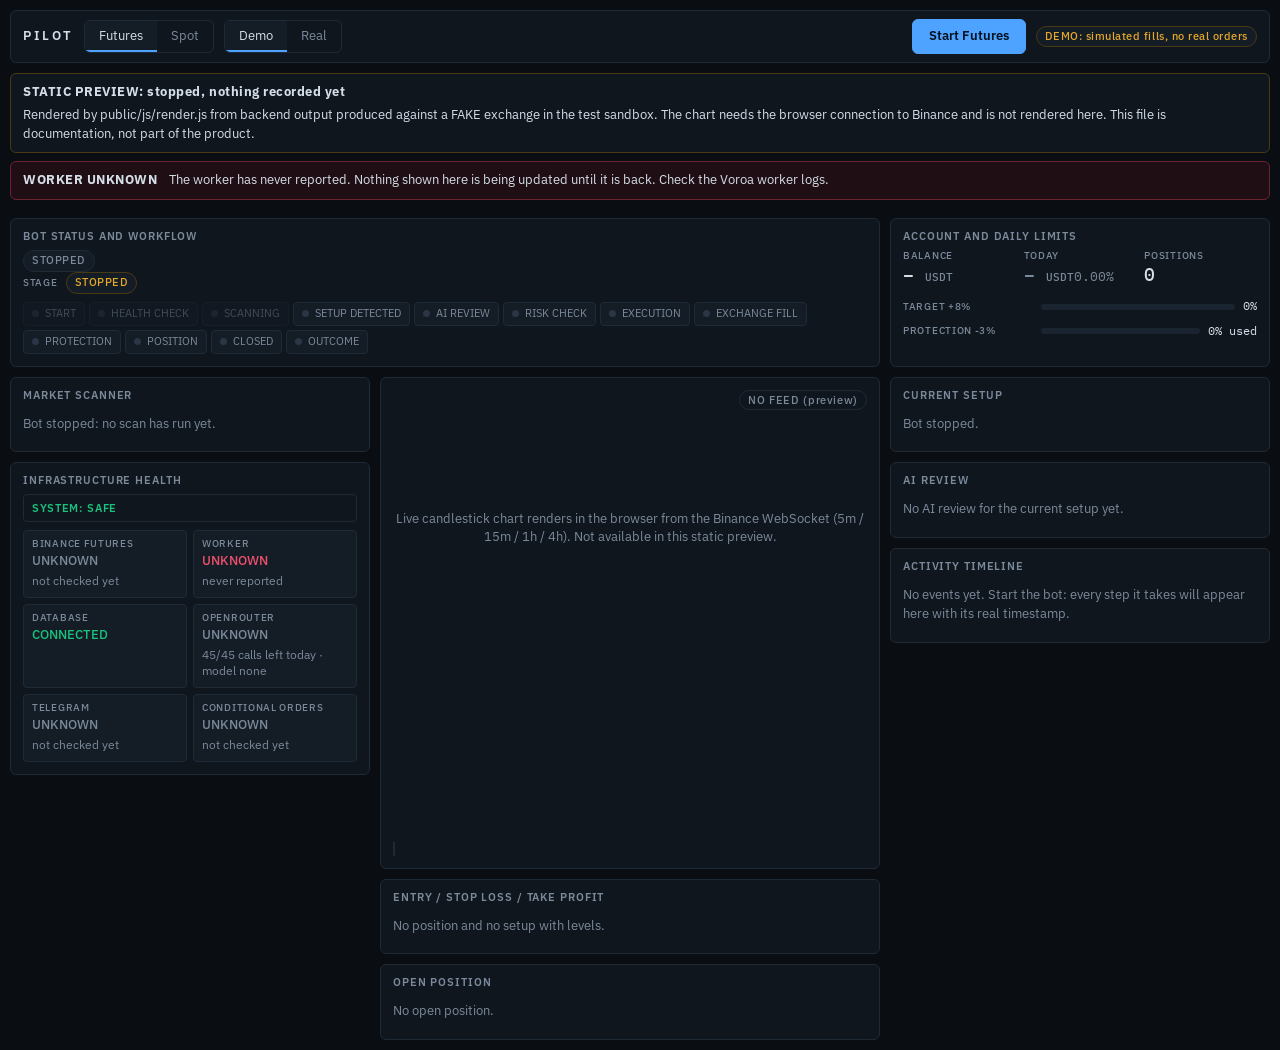
<file: docs/preview/01_empty.html>
<!doctype html>
<html lang="en">
<head>
<meta charset="utf-8">
<meta name="viewport" content="width=device-width,initial-scale=1,viewport-fit=cover">
<meta name="color-scheme" content="dark">
<title>Pilot terminal</title>
<link rel="preconnect" href="https://fonts.googleapis.com"><link rel="preconnect" href="https://fonts.gstatic.com" crossorigin>
<link href="https://fonts.googleapis.com/css2?family=IBM+Plex+Mono:wght@400;500&family=IBM+Plex+Sans:wght@400;500;600&display=swap" rel="stylesheet">
<style>:root{--bg:#0a0e13;--panel:#10161e;--panel2:#141c26;--line:#1f2a37;--tx:#d5dee8;--mut:#7b8a9b;--up:#19c37d;--dn:#f0506e;--info:#4da3ff;--warn:#e5a82b;--real:#d9485f;--r:6px}
*{box-sizing:border-box}html,body{margin:0;background:var(--bg);color:var(--tx);font:13px/1.45 "IBM Plex Sans",system-ui,sans-serif}
.mono,time,b.mono,td.mono{font-family:"IBM Plex Mono",ui-monospace,monospace;font-variant-numeric:tabular-nums}
.muted{color:var(--mut)}.small{font-size:11.5px}.up{color:var(--up)}.down{color:var(--dn)}.flat{color:var(--mut)}
h2{margin:0 0 8px;font:600 11px/1 "IBM Plex Sans";letter-spacing:.08em;text-transform:uppercase;color:var(--mut)}
.label{display:block;font:500 10px/1.2 "IBM Plex Sans";letter-spacing:.07em;text-transform:uppercase;color:var(--mut)}
button{font:inherit;color:inherit;cursor:pointer}button:focus-visible{outline:2px solid var(--info);outline-offset:2px}button:disabled{opacity:.45;cursor:not-allowed}
.link{background:none;border:0;padding:0;color:var(--info);text-decoration:underline;text-underline-offset:2px}
#terminal{max-width:1680px;margin:0 auto;padding:10px;display:grid;gap:10px;grid-template-columns:360px minmax(0,1fr) 380px;align-items:start}
.top{grid-column:1/-1;display:grid;grid-template-columns:minmax(0,1fr) 380px;gap:10px}
#brand,#banners{grid-column:1/-1}.col{display:flex;flex-direction:column;gap:10px;min-width:0}
.panel{background:var(--panel);border:1px solid var(--line);border-radius:var(--r);padding:12px;min-width:0}
.brandbar{display:flex;gap:10px;align-items:center;flex-wrap:wrap;padding:8px 12px;background:var(--panel);border:1px solid var(--line);border-radius:var(--r)}
.logo{letter-spacing:.2em;font-weight:600}.tabs,.modes{display:flex;border:1px solid var(--line);border-radius:var(--r);overflow:hidden}
.tab,.seg{background:transparent;border:0;padding:6px 14px;color:var(--mut)}.tab.on,.seg.on{background:var(--panel2);color:var(--tx);box-shadow:inset 0 -2px 0 var(--info)}.seg.real.on{box-shadow:inset 0 -2px 0 var(--real);color:#fff}
.run{margin-left:auto;padding:7px 16px;border-radius:var(--r);border:1px solid var(--info);background:var(--info);color:#04121f;font-weight:600}.run.stop{background:transparent;color:var(--info)}
.pill{display:inline-block;padding:2px 8px;border-radius:999px;font:500 10.5px/1.5 "IBM Plex Sans";letter-spacing:.05em;border:1px solid var(--line);background:var(--panel2);white-space:nowrap}
.pill.demo,.pill.stage-off{color:var(--warn);border-color:#4a3a14}.pill.real{color:#fff;background:var(--real);border-color:var(--real)}.pill.stage-on{color:var(--info);border-color:#1d3f66}
.pill.st-cand{color:var(--warn);border-color:#4a3a14}.pill.st-near{color:#9fc4ee}.pill.st-watch{color:var(--mut)}.pill.st-ai{color:#b79cff;border-color:#3a2d66}.pill.st-risk{color:var(--info)}.pill.st-exec{color:var(--info);border-color:#1d3f66}.pill.st-pos{color:var(--up);border-color:#145a3d}.pill.st-rej{color:var(--dn);border-color:#5a1f2b}.pill.st-cool{color:var(--mut)}
.pill.status-scanning,.pill.status-trading{color:var(--up);border-color:#145a3d}.pill.status-paused,.pill.status-locked{color:var(--warn);border-color:#4a3a14}.pill.status-stopped{color:var(--mut)}.pill.ai-approve{color:var(--up)}.pill.ai-reject,.pill.ai-invalid,.pill.ai-unavailable{color:var(--dn)}
.banner{display:flex;flex-wrap:wrap;gap:4px 12px;align-items:baseline;padding:9px 12px;margin-bottom:8px;border-radius:var(--r);border:1px solid var(--line);background:var(--panel)}
.banner b{letter-spacing:.04em}.banner ul{margin:4px 0 0 16px;padding:0;flex-basis:100%}.banner em{color:var(--mut);font-style:normal}
.banner.goal{border-color:#145a3d;background:#0d1f18}.banner.loss{border-color:#5f4a12;background:#1f1a0c}.banner.blocked{border-color:#6a2230;background:#1f0f14}.banner.real{border-color:var(--real);background:#220f14}.banner.degraded{border-color:#4a3a14}
.stage{display:flex;gap:8px;align-items:center;margin-bottom:8px;flex-wrap:wrap}.stage .detail{color:var(--mut);font-size:12px}
.steps{display:flex;gap:4px;flex-wrap:wrap;list-style:none;margin:0;padding:0}.step{display:flex;align-items:center;gap:6px;padding:3px 8px;border:1px solid var(--line);border-radius:4px;font-size:11px;color:var(--mut);background:var(--panel2)}
.step i{width:7px;height:7px;border-radius:50%;background:#2a3645}.step.done{color:var(--tx)}.step.done i{background:var(--up)}.step.active{color:#fff;border-color:var(--info)}.step.active i{background:var(--info);animation:pulse 1.8s infinite}.step.skipped{text-decoration:line-through}.step.off{opacity:.45}
@keyframes pulse{50%{opacity:.35}}@media (prefers-reduced-motion:reduce){.step.active i,.feed.live i{animation:none}}
.kpis{display:grid;grid-template-columns:repeat(3,1fr);gap:8px;margin-bottom:10px}.kpi b{font-size:18px;font-weight:500}.kpi small{font-size:11px;color:var(--mut)}
.meters{display:grid;gap:8px}.meter{display:grid;grid-template-columns:130px 1fr auto;gap:8px;align-items:center;font-size:11.5px}.bar{height:6px;background:#1a2430;border-radius:3px;overflow:hidden}.bar i{display:block;height:100%;background:var(--info)}
.meter.goal .bar i{background:var(--up)}.meter.loss .bar i{background:var(--warn)}.meter.hit .bar i{background:var(--dn)}.meter.goal.hit .bar i{background:var(--up)}
.scanstats{display:flex;gap:14px;flex-wrap:wrap;margin-bottom:8px;font-size:12px}.subhead{margin:10px 0 4px;font-weight:600;font-size:11px;color:var(--mut);letter-spacing:.06em;text-transform:uppercase}.rejlist{margin:0;padding:0;list-style:none;font-size:12px}.rejlist li{padding:3px 0;border-bottom:1px solid var(--line)}
table.grid{width:100%;border-collapse:collapse;font-size:12px}table.grid th{font:500 10px "IBM Plex Sans";letter-spacing:.06em;text-transform:uppercase;color:var(--mut);text-align:left;padding:4px 6px;border-bottom:1px solid var(--line)}table.grid td{padding:5px 6px;border-bottom:1px solid var(--line);vertical-align:top}table.grid tr.hot{background:#121b26}.why{color:var(--mut);font-size:11.5px}
.empty{color:var(--mut);padding:6px 0}.note{margin-top:8px;padding:7px 9px;border-left:2px solid var(--line);color:var(--mut);font-size:11.5px}
.charthead{display:flex;gap:10px;align-items:center;flex-wrap:wrap;margin-bottom:6px}.chips{display:flex;gap:4px;flex-wrap:wrap}.chip,.tfbtn{background:var(--panel2);border:1px solid var(--line);border-radius:4px;padding:3px 9px;color:var(--mut)}.chip.on,.tfbtn.on{color:#fff;border-color:var(--info)}.tfs{display:flex;gap:4px;margin-left:auto}
.feed{display:inline-flex;align-items:center;gap:6px;font:500 10.5px "IBM Plex Sans";letter-spacing:.06em;padding:2px 8px;border-radius:999px;border:1px solid var(--line);color:var(--mut)}.feed i{width:7px;height:7px;border-radius:50%;background:var(--mut)}.feed.live{color:var(--up)}.feed.live i{background:var(--up);animation:pulse 1.8s infinite}.feed.stale,.feed.connecting{color:var(--warn)}.feed.disconnected,.feed.unavailable{color:var(--dn)}
.livebar{display:flex;gap:16px;align-items:baseline;margin-bottom:4px}.livebar .px{font:500 20px "IBM Plex Mono"}#chart{height:clamp(280px,46vh,560px);width:100%}
.lv{display:grid;grid-template-columns:repeat(4,minmax(0,1fr));gap:8px}.lv b{font-size:15px;font-weight:500}.tagline{margin-bottom:6px}.levels.indicative .lv{opacity:.9}
.pos{padding:8px 0;border-bottom:1px solid var(--line)}.pos:last-child{border:0}.poshead{margin-bottom:6px;display:flex;gap:8px;align-items:center;flex-wrap:wrap}.posgrid{display:grid;grid-template-columns:repeat(3,minmax(0,1fr));gap:8px}
.headline{font:600 12px "IBM Plex Sans";letter-spacing:.06em;margin-bottom:6px}.setup.issetup .headline{color:var(--warn)}.setup.istrade .headline{color:var(--up)}.srow{display:flex;gap:8px;align-items:center;flex-wrap:wrap;margin-bottom:4px}
.aihead{display:flex;gap:8px;align-items:center;flex-wrap:wrap;margin-bottom:8px}dl{display:grid;grid-template-columns:96px 1fr;gap:4px 10px;margin:0}dt{color:var(--mut);font-size:11.5px}dd{margin:0;word-break:break-word}
.timeline{list-style:none;margin:0;padding:0;max-height:420px;overflow:auto}.ev{display:grid;grid-template-columns:62px auto 1fr;gap:2px 8px;padding:4px 0;border-bottom:1px solid var(--line);font-size:12px;align-items:baseline}.ev time{color:var(--mut)}.evlabel{font:600 10px "IBM Plex Sans";letter-spacing:.05em;color:var(--info)}
.ev.warn .evlabel{color:var(--warn)}.ev.err .evlabel{color:var(--dn)}.ev.ok .evlabel{color:var(--up)}.ev.trade .evlabel{color:#fff}.ev .evtext{grid-column:3;color:var(--mut)}.ev .pill{grid-column:2;justify-self:start}
.syslabel{padding:6px 8px;border-radius:4px;margin-bottom:8px;font:600 11px "IBM Plex Sans";letter-spacing:.06em;border:1px solid var(--line)}.syslabel.safe{color:var(--up)}.syslabel.degraded{color:var(--warn)}.syslabel.blocked{color:var(--dn);border-color:#6a2230}
.tiles{display:grid;grid-template-columns:repeat(2,1fr);gap:6px}.tile{display:flex;flex-direction:column;gap:2px;padding:7px 8px;border:1px solid var(--line);border-radius:4px;background:var(--panel2)}.tile b{font-weight:500}.tile.ok b{color:var(--up)}.tile.fail b{color:var(--dn)}.tile.warn b{color:var(--warn)}.tile.skip b,.tile.unknown b{color:var(--mut)}.fix{color:var(--warn)}
.login{position:fixed;inset:0;display:grid;place-items:center;background:var(--bg);z-index:10}.login[hidden]{display:none}.login form{width:min(340px,90vw);padding:24px;background:var(--panel);border:1px solid var(--line);border-radius:var(--r);display:grid;gap:10px}.login h1{margin:0;letter-spacing:.2em;font-size:18px}.login p{margin:0;color:var(--mut)}.login input{padding:11px;border-radius:var(--r);border:1px solid var(--line);background:var(--panel2);color:var(--tx);font-size:16px}.login button{padding:11px;border-radius:var(--r);border:0;background:var(--info);color:#04121f;font-weight:600}.err{color:var(--dn);min-height:18px}
@media (max-width:1199px) and (min-width:900px){#terminal{grid-template-columns:minmax(0,1fr) 360px}.col-left{grid-column:1/-1;order:3}.top{grid-template-columns:minmax(0,1fr) 340px}}
@media (max-width:899px){
  #terminal{display:flex;flex-direction:column;padding:8px;gap:8px}.top,.col{display:contents}
  [data-panel="brand"]{order:0}[data-panel="banners"]{order:1}[data-panel="status"]{order:2}[data-panel="pnl"]{order:3}[data-panel="position"]{order:4}[data-panel="chart"]{order:5}[data-panel="levels"]{order:6}[data-panel="setup"]{order:7}[data-panel="ai"]{order:8}[data-panel="timeline"]{order:9}[data-panel="health"]{order:10}[data-panel="scanner"]{order:11}
  .steps{flex-wrap:nowrap;overflow-x:auto;padding-bottom:4px}.step{flex:none}.run{margin-left:0;flex:1}.brandbar{gap:6px}.meter{grid-template-columns:104px 1fr auto}.lv{grid-template-columns:repeat(2,1fr)}.posgrid{grid-template-columns:repeat(2,1fr)}.tiles{grid-template-columns:1fr 1fr}#chart{height:300px}.tfs{margin-left:0}
  table.grid th:nth-child(5),table.grid td.why{display:none}.timeline{max-height:320px}
}
</style>

</head>
<body>
<div id="login" class="login" hidden>
  <form id="login-form"><h1>PILOT</h1><p>Sign in to the trading terminal</p>
    <input id="pw" type="password" placeholder="Password" autocomplete="current-password"><button type="submit">Sign in</button><div id="login-err" class="err"></div></form>
</div>
<main id="terminal">
  <div class="top">
    <section id="brand" data-panel="brand"><div class="brandbar"><strong class="logo">PILOT</strong><nav class="tabs"><button class="tab on" data-action="market:futures">Futures</button><button class="tab" data-action="market:spot">Spot</button></nav><div class="modes"><button class="seg on" data-action="mode:demo">Demo</button><button class="seg real" data-action="mode:real">Real</button></div><button class="run start" data-action="toggle:futures">Start Futures</button><span class="pill demo">DEMO: simulated fills, no real orders</span></div></section>
    <div id="banners" data-panel="banners"><div class="banner degraded"><b>STATIC PREVIEW: stopped, nothing recorded yet</b><span>Rendered by public/js/render.js from backend output produced against a FAKE exchange in the test sandbox. The chart needs the browser connection to Binance and is not rendered here. This file is documentation, not part of the product.</span></div><div class="banner blocked"><b>WORKER UNKNOWN</b><span>The worker has never reported. Nothing shown here is being updated until it is back. Check the Voroa worker logs.</span></div></div>
    <section class="panel" data-panel="status"><h2>Bot status and workflow</h2><div id="status-body"><span class="pill status-stopped">STOPPED</span><div class="stage"><span class="label">STAGE</span> <span class="pill stage-off">STOPPED</span><span class="detail"></span></div><ol class="steps"><li class="step off" data-step="START" title="START: off"><i></i>START</li><li class="step off" data-step="HEALTH" title="HEALTH CHECK: off"><i></i>HEALTH CHECK</li><li class="step off" data-step="SCANNING" title="SCANNING: off"><i></i>SCANNING</li><li class="step pending" data-step="SETUP" title="SETUP DETECTED: pending"><i></i>SETUP DETECTED</li><li class="step pending" data-step="AI" title="AI REVIEW: pending"><i></i>AI REVIEW</li><li class="step pending" data-step="RISK" title="RISK CHECK: pending"><i></i>RISK CHECK</li><li class="step pending" data-step="EXECUTION" title="EXECUTION: pending"><i></i>EXECUTION</li><li class="step pending" data-step="FILL" title="EXCHANGE FILL: pending"><i></i>EXCHANGE FILL</li><li class="step pending" data-step="PROTECTION" title="PROTECTION: pending"><i></i>PROTECTION</li><li class="step pending" data-step="POSITION" title="POSITION: pending"><i></i>POSITION</li><li class="step pending" data-step="CLOSED" title="CLOSED: pending"><i></i>CLOSED</li><li class="step pending" data-step="OUTCOME" title="OUTCOME: pending"><i></i>OUTCOME</li></ol></div></section>
    <section class="panel" data-panel="pnl"><h2>Account and daily limits</h2><div id="pnl-body"><div class="kpis"><div class="kpi"><span class="label">BALANCE</span><b class="mono">– <small>USDT</small></b></div><div class="kpi"><span class="label">TODAY</span><b class="mono flat">– <small>USDT</small></b><span class="mono flat">0.00%</span></div><div class="kpi"><span class="label">POSITIONS</span><b class="mono">0</b></div></div><div class="meters"><div class="meter goal"><span class="label">TARGET +8%</span><div class="bar"><i style="width:0%"></i></div><span class="mono">0% </span></div><div class="meter loss"><span class="label">PROTECTION -3%</span><div class="bar"><i style="width:0%"></i></div><span class="mono">0% used</span></div></div></div></section>
  </div>
  <div class="col col-left">
    <section class="panel" data-panel="scanner"><h2>Market scanner</h2><div id="scanner-body"><div class="empty">Bot stopped: no scan has run yet.</div></div></section>
    <section class="panel" data-panel="health"><h2>Infrastructure health</h2><div id="health-body"><div class="syslabel safe">SYSTEM: SAFE</div><div class="tiles"><div class="tile unknown"><span class="label">BINANCE FUTURES</span><b>UNKNOWN</b><span class="muted small">not checked yet</span></div><div class="tile fail"><span class="label">WORKER</span><b>UNKNOWN</b><span class="muted small">never reported</span></div><div class="tile ok"><span class="label">DATABASE</span><b>CONNECTED</b><span class="muted small"></span></div><div class="tile unknown"><span class="label">OPENROUTER</span><b>UNKNOWN</b><span class="muted small">45/45 calls left today · model none</span></div><div class="tile unknown"><span class="label">TELEGRAM</span><b>UNKNOWN</b><span class="muted small">not checked yet</span></div><div class="tile unknown"><span class="label">CONDITIONAL ORDERS</span><b>UNKNOWN</b><span class="muted small">not checked yet</span></div></div></div></section>
  </div>
  <div class="col col-center">
    <section class="panel chartpanel" data-panel="chart">
      <div class="charthead"><div id="symchips" class="chips"></div><div id="tfs" class="tfs"></div><span id="feedstatus" class="feed off">NO FEED (preview)</span></div>
      <div id="livebar" class="livebar"></div>
      <div id="chart" role="img" aria-label="Candlestick chart"><div class="empty" style="padding:90px 0;text-align:center">Live candlestick chart renders in the browser from the Binance WebSocket (5m / 15m / 1h / 4h). Not available in this static preview.</div></div>
      <div id="chartnote" class="note"></div>
    </section>
    <section class="panel" data-panel="levels"><h2>Entry / stop loss / take profit</h2><div id="levels-body"><div class="empty">No position and no setup with levels.</div></div></section>
    <section class="panel" data-panel="position"><h2>Open position</h2><div id="position-body"><div class="empty">No open position.</div></div></section>
  </div>
  <div class="col col-right">
    <section class="panel" data-panel="setup"><h2>Current setup</h2><div id="setup-body"><div class="empty">Bot stopped.</div></div></section>
    <section class="panel" data-panel="ai"><h2>AI review</h2><div id="ai-body"><div class="empty">No AI review for the current setup yet.</div></div></section>
    <section class="panel" data-panel="timeline"><h2>Activity timeline</h2><div id="timeline-body"><div class="empty">No events yet. Start the bot: every step it takes will appear here with its real timestamp.</div></div></section>
  </div>
</main>

</body>
</html>
</file>
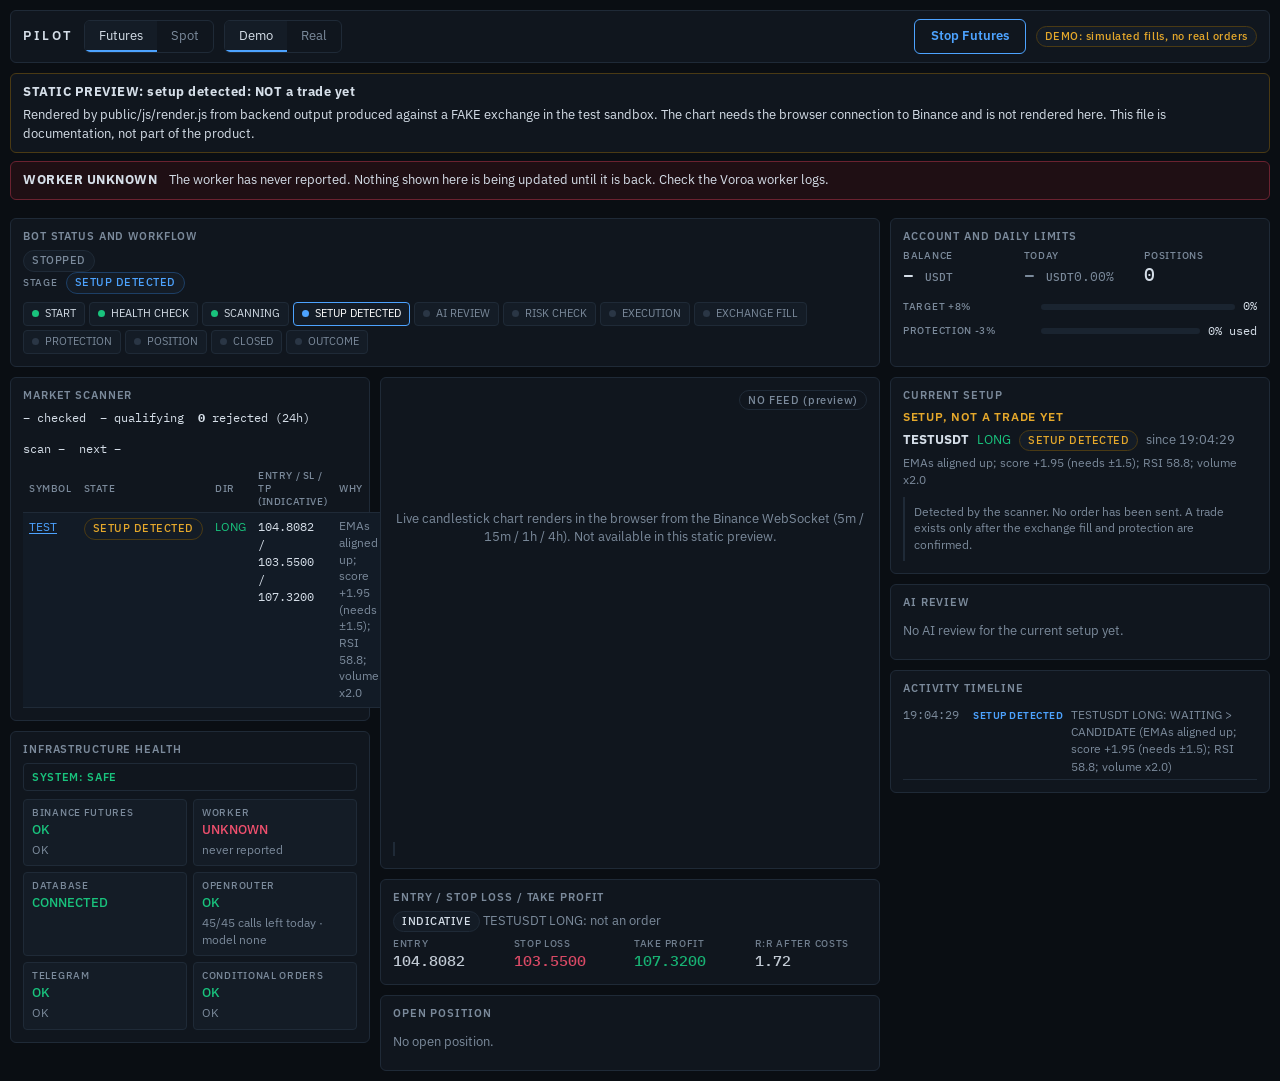
<file: docs/preview/03_candidate.html>
<!doctype html>
<html lang="en">
<head>
<meta charset="utf-8">
<meta name="viewport" content="width=device-width,initial-scale=1,viewport-fit=cover">
<meta name="color-scheme" content="dark">
<title>Pilot terminal</title>
<link rel="preconnect" href="https://fonts.googleapis.com"><link rel="preconnect" href="https://fonts.gstatic.com" crossorigin>
<link href="https://fonts.googleapis.com/css2?family=IBM+Plex+Mono:wght@400;500&family=IBM+Plex+Sans:wght@400;500;600&display=swap" rel="stylesheet">
<style>:root{--bg:#0a0e13;--panel:#10161e;--panel2:#141c26;--line:#1f2a37;--tx:#d5dee8;--mut:#7b8a9b;--up:#19c37d;--dn:#f0506e;--info:#4da3ff;--warn:#e5a82b;--real:#d9485f;--r:6px}
*{box-sizing:border-box}html,body{margin:0;background:var(--bg);color:var(--tx);font:13px/1.45 "IBM Plex Sans",system-ui,sans-serif}
.mono,time,b.mono,td.mono{font-family:"IBM Plex Mono",ui-monospace,monospace;font-variant-numeric:tabular-nums}
.muted{color:var(--mut)}.small{font-size:11.5px}.up{color:var(--up)}.down{color:var(--dn)}.flat{color:var(--mut)}
h2{margin:0 0 8px;font:600 11px/1 "IBM Plex Sans";letter-spacing:.08em;text-transform:uppercase;color:var(--mut)}
.label{display:block;font:500 10px/1.2 "IBM Plex Sans";letter-spacing:.07em;text-transform:uppercase;color:var(--mut)}
button{font:inherit;color:inherit;cursor:pointer}button:focus-visible{outline:2px solid var(--info);outline-offset:2px}button:disabled{opacity:.45;cursor:not-allowed}
.link{background:none;border:0;padding:0;color:var(--info);text-decoration:underline;text-underline-offset:2px}
#terminal{max-width:1680px;margin:0 auto;padding:10px;display:grid;gap:10px;grid-template-columns:360px minmax(0,1fr) 380px;align-items:start}
.top{grid-column:1/-1;display:grid;grid-template-columns:minmax(0,1fr) 380px;gap:10px}
#brand,#banners{grid-column:1/-1}.col{display:flex;flex-direction:column;gap:10px;min-width:0}
.panel{background:var(--panel);border:1px solid var(--line);border-radius:var(--r);padding:12px;min-width:0}
.brandbar{display:flex;gap:10px;align-items:center;flex-wrap:wrap;padding:8px 12px;background:var(--panel);border:1px solid var(--line);border-radius:var(--r)}
.logo{letter-spacing:.2em;font-weight:600}.tabs,.modes{display:flex;border:1px solid var(--line);border-radius:var(--r);overflow:hidden}
.tab,.seg{background:transparent;border:0;padding:6px 14px;color:var(--mut)}.tab.on,.seg.on{background:var(--panel2);color:var(--tx);box-shadow:inset 0 -2px 0 var(--info)}.seg.real.on{box-shadow:inset 0 -2px 0 var(--real);color:#fff}
.run{margin-left:auto;padding:7px 16px;border-radius:var(--r);border:1px solid var(--info);background:var(--info);color:#04121f;font-weight:600}.run.stop{background:transparent;color:var(--info)}
.pill{display:inline-block;padding:2px 8px;border-radius:999px;font:500 10.5px/1.5 "IBM Plex Sans";letter-spacing:.05em;border:1px solid var(--line);background:var(--panel2);white-space:nowrap}
.pill.demo,.pill.stage-off{color:var(--warn);border-color:#4a3a14}.pill.real{color:#fff;background:var(--real);border-color:var(--real)}.pill.stage-on{color:var(--info);border-color:#1d3f66}
.pill.st-cand{color:var(--warn);border-color:#4a3a14}.pill.st-near{color:#9fc4ee}.pill.st-watch{color:var(--mut)}.pill.st-ai{color:#b79cff;border-color:#3a2d66}.pill.st-risk{color:var(--info)}.pill.st-exec{color:var(--info);border-color:#1d3f66}.pill.st-pos{color:var(--up);border-color:#145a3d}.pill.st-rej{color:var(--dn);border-color:#5a1f2b}.pill.st-cool{color:var(--mut)}
.pill.status-scanning,.pill.status-trading{color:var(--up);border-color:#145a3d}.pill.status-paused,.pill.status-locked{color:var(--warn);border-color:#4a3a14}.pill.status-stopped{color:var(--mut)}.pill.ai-approve{color:var(--up)}.pill.ai-reject,.pill.ai-invalid,.pill.ai-unavailable{color:var(--dn)}
.banner{display:flex;flex-wrap:wrap;gap:4px 12px;align-items:baseline;padding:9px 12px;margin-bottom:8px;border-radius:var(--r);border:1px solid var(--line);background:var(--panel)}
.banner b{letter-spacing:.04em}.banner ul{margin:4px 0 0 16px;padding:0;flex-basis:100%}.banner em{color:var(--mut);font-style:normal}
.banner.goal{border-color:#145a3d;background:#0d1f18}.banner.loss{border-color:#5f4a12;background:#1f1a0c}.banner.blocked{border-color:#6a2230;background:#1f0f14}.banner.real{border-color:var(--real);background:#220f14}.banner.degraded{border-color:#4a3a14}
.stage{display:flex;gap:8px;align-items:center;margin-bottom:8px;flex-wrap:wrap}.stage .detail{color:var(--mut);font-size:12px}
.steps{display:flex;gap:4px;flex-wrap:wrap;list-style:none;margin:0;padding:0}.step{display:flex;align-items:center;gap:6px;padding:3px 8px;border:1px solid var(--line);border-radius:4px;font-size:11px;color:var(--mut);background:var(--panel2)}
.step i{width:7px;height:7px;border-radius:50%;background:#2a3645}.step.done{color:var(--tx)}.step.done i{background:var(--up)}.step.active{color:#fff;border-color:var(--info)}.step.active i{background:var(--info);animation:pulse 1.8s infinite}.step.skipped{text-decoration:line-through}.step.off{opacity:.45}
@keyframes pulse{50%{opacity:.35}}@media (prefers-reduced-motion:reduce){.step.active i,.feed.live i{animation:none}}
.kpis{display:grid;grid-template-columns:repeat(3,1fr);gap:8px;margin-bottom:10px}.kpi b{font-size:18px;font-weight:500}.kpi small{font-size:11px;color:var(--mut)}
.meters{display:grid;gap:8px}.meter{display:grid;grid-template-columns:130px 1fr auto;gap:8px;align-items:center;font-size:11.5px}.bar{height:6px;background:#1a2430;border-radius:3px;overflow:hidden}.bar i{display:block;height:100%;background:var(--info)}
.meter.goal .bar i{background:var(--up)}.meter.loss .bar i{background:var(--warn)}.meter.hit .bar i{background:var(--dn)}.meter.goal.hit .bar i{background:var(--up)}
.scanstats{display:flex;gap:14px;flex-wrap:wrap;margin-bottom:8px;font-size:12px}.subhead{margin:10px 0 4px;font-weight:600;font-size:11px;color:var(--mut);letter-spacing:.06em;text-transform:uppercase}.rejlist{margin:0;padding:0;list-style:none;font-size:12px}.rejlist li{padding:3px 0;border-bottom:1px solid var(--line)}
table.grid{width:100%;border-collapse:collapse;font-size:12px}table.grid th{font:500 10px "IBM Plex Sans";letter-spacing:.06em;text-transform:uppercase;color:var(--mut);text-align:left;padding:4px 6px;border-bottom:1px solid var(--line)}table.grid td{padding:5px 6px;border-bottom:1px solid var(--line);vertical-align:top}table.grid tr.hot{background:#121b26}.why{color:var(--mut);font-size:11.5px}
.empty{color:var(--mut);padding:6px 0}.note{margin-top:8px;padding:7px 9px;border-left:2px solid var(--line);color:var(--mut);font-size:11.5px}
.charthead{display:flex;gap:10px;align-items:center;flex-wrap:wrap;margin-bottom:6px}.chips{display:flex;gap:4px;flex-wrap:wrap}.chip,.tfbtn{background:var(--panel2);border:1px solid var(--line);border-radius:4px;padding:3px 9px;color:var(--mut)}.chip.on,.tfbtn.on{color:#fff;border-color:var(--info)}.tfs{display:flex;gap:4px;margin-left:auto}
.feed{display:inline-flex;align-items:center;gap:6px;font:500 10.5px "IBM Plex Sans";letter-spacing:.06em;padding:2px 8px;border-radius:999px;border:1px solid var(--line);color:var(--mut)}.feed i{width:7px;height:7px;border-radius:50%;background:var(--mut)}.feed.live{color:var(--up)}.feed.live i{background:var(--up);animation:pulse 1.8s infinite}.feed.stale,.feed.connecting{color:var(--warn)}.feed.disconnected,.feed.unavailable{color:var(--dn)}
.livebar{display:flex;gap:16px;align-items:baseline;margin-bottom:4px}.livebar .px{font:500 20px "IBM Plex Mono"}#chart{height:clamp(280px,46vh,560px);width:100%}
.lv{display:grid;grid-template-columns:repeat(4,minmax(0,1fr));gap:8px}.lv b{font-size:15px;font-weight:500}.tagline{margin-bottom:6px}.levels.indicative .lv{opacity:.9}
.pos{padding:8px 0;border-bottom:1px solid var(--line)}.pos:last-child{border:0}.poshead{margin-bottom:6px;display:flex;gap:8px;align-items:center;flex-wrap:wrap}.posgrid{display:grid;grid-template-columns:repeat(3,minmax(0,1fr));gap:8px}
.headline{font:600 12px "IBM Plex Sans";letter-spacing:.06em;margin-bottom:6px}.setup.issetup .headline{color:var(--warn)}.setup.istrade .headline{color:var(--up)}.srow{display:flex;gap:8px;align-items:center;flex-wrap:wrap;margin-bottom:4px}
.aihead{display:flex;gap:8px;align-items:center;flex-wrap:wrap;margin-bottom:8px}dl{display:grid;grid-template-columns:96px 1fr;gap:4px 10px;margin:0}dt{color:var(--mut);font-size:11.5px}dd{margin:0;word-break:break-word}
.timeline{list-style:none;margin:0;padding:0;max-height:420px;overflow:auto}.ev{display:grid;grid-template-columns:62px auto 1fr;gap:2px 8px;padding:4px 0;border-bottom:1px solid var(--line);font-size:12px;align-items:baseline}.ev time{color:var(--mut)}.evlabel{font:600 10px "IBM Plex Sans";letter-spacing:.05em;color:var(--info)}
.ev.warn .evlabel{color:var(--warn)}.ev.err .evlabel{color:var(--dn)}.ev.ok .evlabel{color:var(--up)}.ev.trade .evlabel{color:#fff}.ev .evtext{grid-column:3;color:var(--mut)}.ev .pill{grid-column:2;justify-self:start}
.syslabel{padding:6px 8px;border-radius:4px;margin-bottom:8px;font:600 11px "IBM Plex Sans";letter-spacing:.06em;border:1px solid var(--line)}.syslabel.safe{color:var(--up)}.syslabel.degraded{color:var(--warn)}.syslabel.blocked{color:var(--dn);border-color:#6a2230}
.tiles{display:grid;grid-template-columns:repeat(2,1fr);gap:6px}.tile{display:flex;flex-direction:column;gap:2px;padding:7px 8px;border:1px solid var(--line);border-radius:4px;background:var(--panel2)}.tile b{font-weight:500}.tile.ok b{color:var(--up)}.tile.fail b{color:var(--dn)}.tile.warn b{color:var(--warn)}.tile.skip b,.tile.unknown b{color:var(--mut)}.fix{color:var(--warn)}
.login{position:fixed;inset:0;display:grid;place-items:center;background:var(--bg);z-index:10}.login[hidden]{display:none}.login form{width:min(340px,90vw);padding:24px;background:var(--panel);border:1px solid var(--line);border-radius:var(--r);display:grid;gap:10px}.login h1{margin:0;letter-spacing:.2em;font-size:18px}.login p{margin:0;color:var(--mut)}.login input{padding:11px;border-radius:var(--r);border:1px solid var(--line);background:var(--panel2);color:var(--tx);font-size:16px}.login button{padding:11px;border-radius:var(--r);border:0;background:var(--info);color:#04121f;font-weight:600}.err{color:var(--dn);min-height:18px}
@media (max-width:1199px) and (min-width:900px){#terminal{grid-template-columns:minmax(0,1fr) 360px}.col-left{grid-column:1/-1;order:3}.top{grid-template-columns:minmax(0,1fr) 340px}}
@media (max-width:899px){
  #terminal{display:flex;flex-direction:column;padding:8px;gap:8px}.top,.col{display:contents}
  [data-panel="brand"]{order:0}[data-panel="banners"]{order:1}[data-panel="status"]{order:2}[data-panel="pnl"]{order:3}[data-panel="position"]{order:4}[data-panel="chart"]{order:5}[data-panel="levels"]{order:6}[data-panel="setup"]{order:7}[data-panel="ai"]{order:8}[data-panel="timeline"]{order:9}[data-panel="health"]{order:10}[data-panel="scanner"]{order:11}
  .steps{flex-wrap:nowrap;overflow-x:auto;padding-bottom:4px}.step{flex:none}.run{margin-left:0;flex:1}.brandbar{gap:6px}.meter{grid-template-columns:104px 1fr auto}.lv{grid-template-columns:repeat(2,1fr)}.posgrid{grid-template-columns:repeat(2,1fr)}.tiles{grid-template-columns:1fr 1fr}#chart{height:300px}.tfs{margin-left:0}
  table.grid th:nth-child(5),table.grid td.why{display:none}.timeline{max-height:320px}
}
</style>

</head>
<body>
<div id="login" class="login" hidden>
  <form id="login-form"><h1>PILOT</h1><p>Sign in to the trading terminal</p>
    <input id="pw" type="password" placeholder="Password" autocomplete="current-password"><button type="submit">Sign in</button><div id="login-err" class="err"></div></form>
</div>
<main id="terminal">
  <div class="top">
    <section id="brand" data-panel="brand"><div class="brandbar"><strong class="logo">PILOT</strong><nav class="tabs"><button class="tab on" data-action="market:futures">Futures</button><button class="tab" data-action="market:spot">Spot</button></nav><div class="modes"><button class="seg on" data-action="mode:demo">Demo</button><button class="seg real" data-action="mode:real">Real</button></div><button class="run stop" data-action="toggle:futures">Stop Futures</button><span class="pill demo">DEMO: simulated fills, no real orders</span></div></section>
    <div id="banners" data-panel="banners"><div class="banner degraded"><b>STATIC PREVIEW: setup detected: NOT a trade yet</b><span>Rendered by public/js/render.js from backend output produced against a FAKE exchange in the test sandbox. The chart needs the browser connection to Binance and is not rendered here. This file is documentation, not part of the product.</span></div><div class="banner blocked"><b>WORKER UNKNOWN</b><span>The worker has never reported. Nothing shown here is being updated until it is back. Check the Voroa worker logs.</span></div></div>
    <section class="panel" data-panel="status"><h2>Bot status and workflow</h2><div id="status-body"><span class="pill status-stopped">STOPPED</span><div class="stage"><span class="label">STAGE</span> <span class="pill stage-on">SETUP DETECTED</span><span class="detail"></span></div><ol class="steps"><li class="step done" data-step="START" title="START: done"><i></i>START</li><li class="step done" data-step="HEALTH" title="HEALTH CHECK: done"><i></i>HEALTH CHECK</li><li class="step done" data-step="SCANNING" title="SCANNING: done"><i></i>SCANNING</li><li class="step active" data-step="SETUP" title="SETUP DETECTED: active"><i></i>SETUP DETECTED</li><li class="step pending" data-step="AI" title="AI REVIEW: pending"><i></i>AI REVIEW</li><li class="step pending" data-step="RISK" title="RISK CHECK: pending"><i></i>RISK CHECK</li><li class="step pending" data-step="EXECUTION" title="EXECUTION: pending"><i></i>EXECUTION</li><li class="step pending" data-step="FILL" title="EXCHANGE FILL: pending"><i></i>EXCHANGE FILL</li><li class="step pending" data-step="PROTECTION" title="PROTECTION: pending"><i></i>PROTECTION</li><li class="step pending" data-step="POSITION" title="POSITION: pending"><i></i>POSITION</li><li class="step pending" data-step="CLOSED" title="CLOSED: pending"><i></i>CLOSED</li><li class="step pending" data-step="OUTCOME" title="OUTCOME: pending"><i></i>OUTCOME</li></ol></div></section>
    <section class="panel" data-panel="pnl"><h2>Account and daily limits</h2><div id="pnl-body"><div class="kpis"><div class="kpi"><span class="label">BALANCE</span><b class="mono">– <small>USDT</small></b></div><div class="kpi"><span class="label">TODAY</span><b class="mono flat">– <small>USDT</small></b><span class="mono flat">0.00%</span></div><div class="kpi"><span class="label">POSITIONS</span><b class="mono">0</b></div></div><div class="meters"><div class="meter goal"><span class="label">TARGET +8%</span><div class="bar"><i style="width:0%"></i></div><span class="mono">0% </span></div><div class="meter loss"><span class="label">PROTECTION -3%</span><div class="bar"><i style="width:0%"></i></div><span class="mono">0% used</span></div></div></div></section>
  </div>
  <div class="col col-left">
    <section class="panel" data-panel="scanner"><h2>Market scanner</h2><div id="scanner-body"><div class="scanstats mono"><span><b>–</b> checked</span><span><b>–</b> qualifying</span><span><b>0</b> rejected (24h)</span><span>scan –</span><span>next –</span></div><table class="grid"><thead><tr><th>Symbol</th><th>State</th><th>Dir</th><th title="Indicative: not an order">Entry / SL / TP (indicative)</th><th>Why</th></tr></thead><tbody><tr data-symbol="TESTUSDT" class="hot"><td><button class="link" data-action="sym:TESTUSDT">TEST</button></td><td><span class="pill st-cand">SETUP DETECTED</span></td><td class="up">LONG</td><td class="mono">104.8082 / 103.5500 / 107.3200</td><td class="why">EMAs aligned up; score +1.95 (needs ±1.5); RSI 58.8; volume x2.0</td></tr></tbody></table></div></section>
    <section class="panel" data-panel="health"><h2>Infrastructure health</h2><div id="health-body"><div class="syslabel safe">SYSTEM: SAFE</div><div class="tiles"><div class="tile ok"><span class="label">BINANCE FUTURES</span><b>OK</b><span class="muted small">OK</span></div><div class="tile fail"><span class="label">WORKER</span><b>UNKNOWN</b><span class="muted small">never reported</span></div><div class="tile ok"><span class="label">DATABASE</span><b>CONNECTED</b><span class="muted small"></span></div><div class="tile ok"><span class="label">OPENROUTER</span><b>OK</b><span class="muted small">45/45 calls left today · model none</span></div><div class="tile ok"><span class="label">TELEGRAM</span><b>OK</b><span class="muted small">OK</span></div><div class="tile ok"><span class="label">CONDITIONAL ORDERS</span><b>OK</b><span class="muted small">OK</span></div></div></div></section>
  </div>
  <div class="col col-center">
    <section class="panel chartpanel" data-panel="chart">
      <div class="charthead"><div id="symchips" class="chips"></div><div id="tfs" class="tfs"></div><span id="feedstatus" class="feed off">NO FEED (preview)</span></div>
      <div id="livebar" class="livebar"></div>
      <div id="chart" role="img" aria-label="Candlestick chart"><div class="empty" style="padding:90px 0;text-align:center">Live candlestick chart renders in the browser from the Binance WebSocket (5m / 15m / 1h / 4h). Not available in this static preview.</div></div>
      <div id="chartnote" class="note"></div>
    </section>
    <section class="panel" data-panel="levels"><h2>Entry / stop loss / take profit</h2><div id="levels-body"><div class="levels indicative"><div class="tagline"><span class="pill cand">INDICATIVE</span> <span class="muted">TESTUSDT LONG: not an order</span></div><div class="lv"><div><span class="label">ENTRY</span><b class="mono">104.8082</b></div><div><span class="label">STOP LOSS</span><b class="mono down">103.5500</b></div><div><span class="label">TAKE PROFIT</span><b class="mono up">107.3200</b></div><div><span class="label">R:R AFTER COSTS</span><b class="mono">1.72</b></div></div></div></div></section>
    <section class="panel" data-panel="position"><h2>Open position</h2><div id="position-body"><div class="empty">No open position.</div></div></section>
  </div>
  <div class="col col-right">
    <section class="panel" data-panel="setup"><h2>Current setup</h2><div id="setup-body"><div class="setup issetup"><div class="headline">SETUP, NOT A TRADE YET</div><div class="srow"><b>TESTUSDT</b> <span class="up">LONG</span> <span class="pill st-cand">SETUP DETECTED</span> <span class="muted">since 19:04:29</span></div><div class="why">EMAs aligned up; score +1.95 (needs ±1.5); RSI 58.8; volume x2.0</div><div class="note">Detected by the scanner. No order has been sent. A trade exists only after the exchange fill and protection are confirmed.</div></div></div></section>
    <section class="panel" data-panel="ai"><h2>AI review</h2><div id="ai-body"><div class="empty">No AI review for the current setup yet.</div></div></section>
    <section class="panel" data-panel="timeline"><h2>Activity timeline</h2><div id="timeline-body"><ol class="timeline"><li class="ev setup info" data-kind="setup_state_changed"><time class="mono">19:04:29</time><span class="evlabel">SETUP DETECTED</span><span class="evtext">TESTUSDT LONG: WAITING &gt; CANDIDATE (EMAs aligned up; score +1.95 (needs ±1.5); RSI 58.8; volume x2.0)</span></li></ol></div></section>
  </div>
</main>

</body>
</html>
</file>
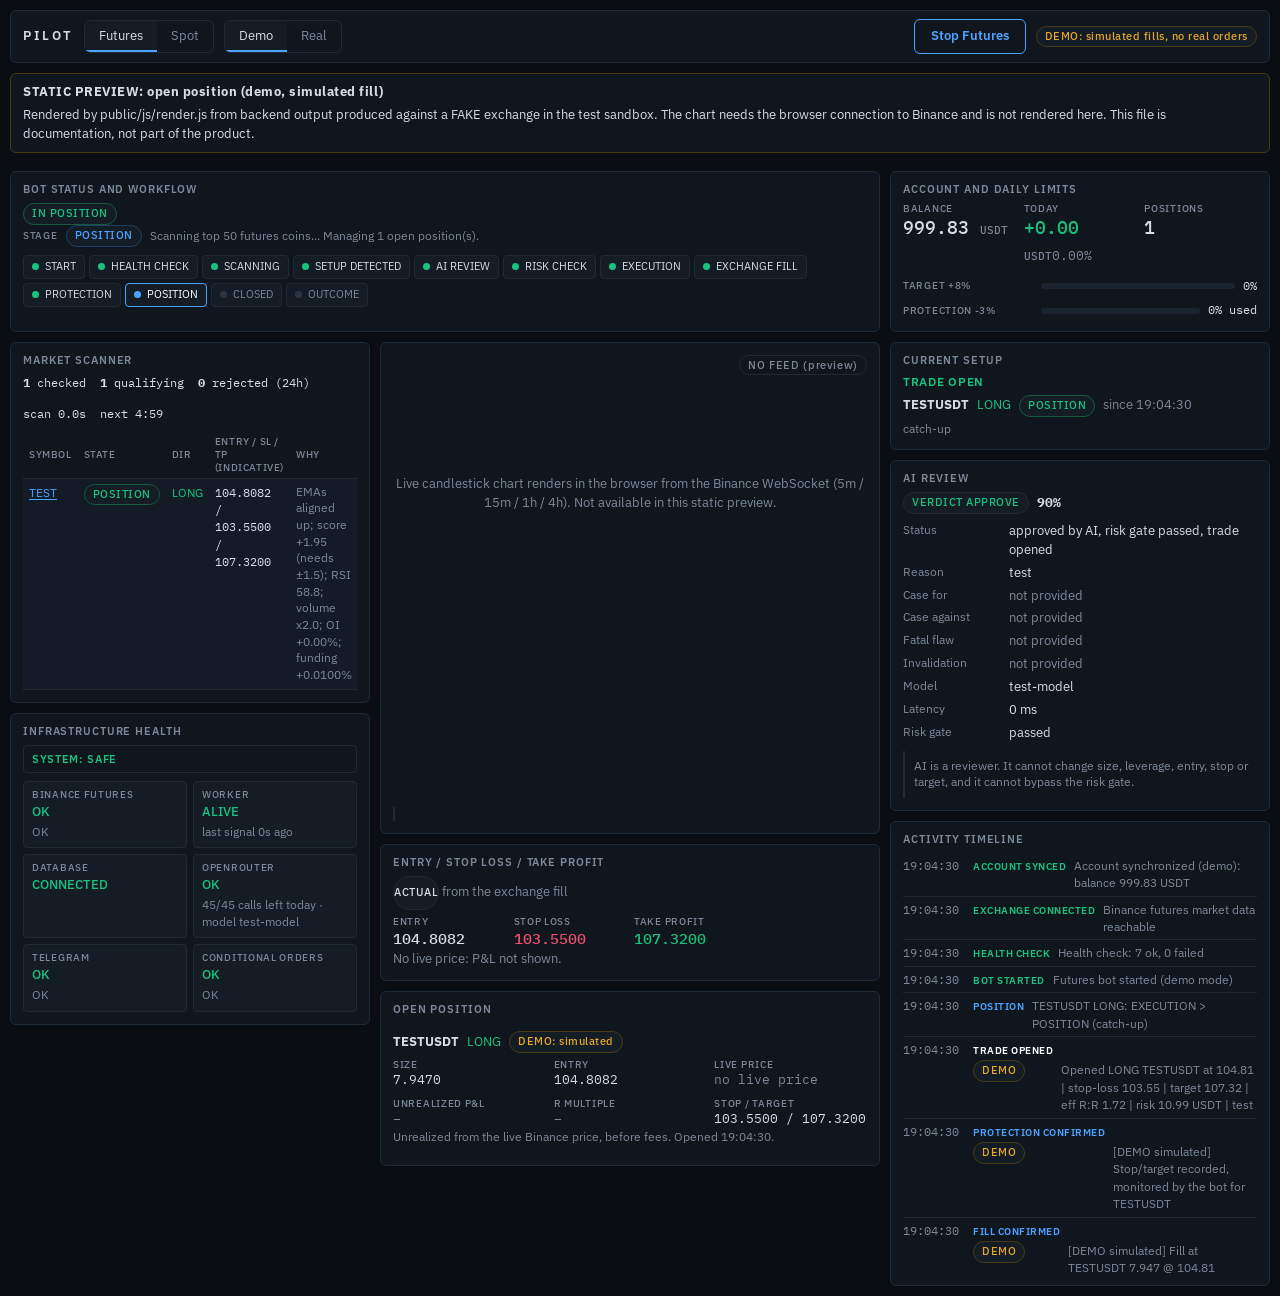
<file: docs/preview/04_position.html>
<!doctype html>
<html lang="en">
<head>
<meta charset="utf-8">
<meta name="viewport" content="width=device-width,initial-scale=1,viewport-fit=cover">
<meta name="color-scheme" content="dark">
<title>Pilot terminal</title>
<link rel="preconnect" href="https://fonts.googleapis.com"><link rel="preconnect" href="https://fonts.gstatic.com" crossorigin>
<link href="https://fonts.googleapis.com/css2?family=IBM+Plex+Mono:wght@400;500&family=IBM+Plex+Sans:wght@400;500;600&display=swap" rel="stylesheet">
<style>:root{--bg:#0a0e13;--panel:#10161e;--panel2:#141c26;--line:#1f2a37;--tx:#d5dee8;--mut:#7b8a9b;--up:#19c37d;--dn:#f0506e;--info:#4da3ff;--warn:#e5a82b;--real:#d9485f;--r:6px}
*{box-sizing:border-box}html,body{margin:0;background:var(--bg);color:var(--tx);font:13px/1.45 "IBM Plex Sans",system-ui,sans-serif}
.mono,time,b.mono,td.mono{font-family:"IBM Plex Mono",ui-monospace,monospace;font-variant-numeric:tabular-nums}
.muted{color:var(--mut)}.small{font-size:11.5px}.up{color:var(--up)}.down{color:var(--dn)}.flat{color:var(--mut)}
h2{margin:0 0 8px;font:600 11px/1 "IBM Plex Sans";letter-spacing:.08em;text-transform:uppercase;color:var(--mut)}
.label{display:block;font:500 10px/1.2 "IBM Plex Sans";letter-spacing:.07em;text-transform:uppercase;color:var(--mut)}
button{font:inherit;color:inherit;cursor:pointer}button:focus-visible{outline:2px solid var(--info);outline-offset:2px}button:disabled{opacity:.45;cursor:not-allowed}
.link{background:none;border:0;padding:0;color:var(--info);text-decoration:underline;text-underline-offset:2px}
#terminal{max-width:1680px;margin:0 auto;padding:10px;display:grid;gap:10px;grid-template-columns:360px minmax(0,1fr) 380px;align-items:start}
.top{grid-column:1/-1;display:grid;grid-template-columns:minmax(0,1fr) 380px;gap:10px}
#brand,#banners{grid-column:1/-1}.col{display:flex;flex-direction:column;gap:10px;min-width:0}
.panel{background:var(--panel);border:1px solid var(--line);border-radius:var(--r);padding:12px;min-width:0}
.brandbar{display:flex;gap:10px;align-items:center;flex-wrap:wrap;padding:8px 12px;background:var(--panel);border:1px solid var(--line);border-radius:var(--r)}
.logo{letter-spacing:.2em;font-weight:600}.tabs,.modes{display:flex;border:1px solid var(--line);border-radius:var(--r);overflow:hidden}
.tab,.seg{background:transparent;border:0;padding:6px 14px;color:var(--mut)}.tab.on,.seg.on{background:var(--panel2);color:var(--tx);box-shadow:inset 0 -2px 0 var(--info)}.seg.real.on{box-shadow:inset 0 -2px 0 var(--real);color:#fff}
.run{margin-left:auto;padding:7px 16px;border-radius:var(--r);border:1px solid var(--info);background:var(--info);color:#04121f;font-weight:600}.run.stop{background:transparent;color:var(--info)}
.pill{display:inline-block;padding:2px 8px;border-radius:999px;font:500 10.5px/1.5 "IBM Plex Sans";letter-spacing:.05em;border:1px solid var(--line);background:var(--panel2);white-space:nowrap}
.pill.demo,.pill.stage-off{color:var(--warn);border-color:#4a3a14}.pill.real{color:#fff;background:var(--real);border-color:var(--real)}.pill.stage-on{color:var(--info);border-color:#1d3f66}
.pill.st-cand{color:var(--warn);border-color:#4a3a14}.pill.st-near{color:#9fc4ee}.pill.st-watch{color:var(--mut)}.pill.st-ai{color:#b79cff;border-color:#3a2d66}.pill.st-risk{color:var(--info)}.pill.st-exec{color:var(--info);border-color:#1d3f66}.pill.st-pos{color:var(--up);border-color:#145a3d}.pill.st-rej{color:var(--dn);border-color:#5a1f2b}.pill.st-cool{color:var(--mut)}
.pill.status-scanning,.pill.status-trading{color:var(--up);border-color:#145a3d}.pill.status-paused,.pill.status-locked{color:var(--warn);border-color:#4a3a14}.pill.status-stopped{color:var(--mut)}.pill.ai-approve{color:var(--up)}.pill.ai-reject,.pill.ai-invalid,.pill.ai-unavailable{color:var(--dn)}
.banner{display:flex;flex-wrap:wrap;gap:4px 12px;align-items:baseline;padding:9px 12px;margin-bottom:8px;border-radius:var(--r);border:1px solid var(--line);background:var(--panel)}
.banner b{letter-spacing:.04em}.banner ul{margin:4px 0 0 16px;padding:0;flex-basis:100%}.banner em{color:var(--mut);font-style:normal}
.banner.goal{border-color:#145a3d;background:#0d1f18}.banner.loss{border-color:#5f4a12;background:#1f1a0c}.banner.blocked{border-color:#6a2230;background:#1f0f14}.banner.real{border-color:var(--real);background:#220f14}.banner.degraded{border-color:#4a3a14}
.stage{display:flex;gap:8px;align-items:center;margin-bottom:8px;flex-wrap:wrap}.stage .detail{color:var(--mut);font-size:12px}
.steps{display:flex;gap:4px;flex-wrap:wrap;list-style:none;margin:0;padding:0}.step{display:flex;align-items:center;gap:6px;padding:3px 8px;border:1px solid var(--line);border-radius:4px;font-size:11px;color:var(--mut);background:var(--panel2)}
.step i{width:7px;height:7px;border-radius:50%;background:#2a3645}.step.done{color:var(--tx)}.step.done i{background:var(--up)}.step.active{color:#fff;border-color:var(--info)}.step.active i{background:var(--info);animation:pulse 1.8s infinite}.step.skipped{text-decoration:line-through}.step.off{opacity:.45}
@keyframes pulse{50%{opacity:.35}}@media (prefers-reduced-motion:reduce){.step.active i,.feed.live i{animation:none}}
.kpis{display:grid;grid-template-columns:repeat(3,1fr);gap:8px;margin-bottom:10px}.kpi b{font-size:18px;font-weight:500}.kpi small{font-size:11px;color:var(--mut)}
.meters{display:grid;gap:8px}.meter{display:grid;grid-template-columns:130px 1fr auto;gap:8px;align-items:center;font-size:11.5px}.bar{height:6px;background:#1a2430;border-radius:3px;overflow:hidden}.bar i{display:block;height:100%;background:var(--info)}
.meter.goal .bar i{background:var(--up)}.meter.loss .bar i{background:var(--warn)}.meter.hit .bar i{background:var(--dn)}.meter.goal.hit .bar i{background:var(--up)}
.scanstats{display:flex;gap:14px;flex-wrap:wrap;margin-bottom:8px;font-size:12px}.subhead{margin:10px 0 4px;font-weight:600;font-size:11px;color:var(--mut);letter-spacing:.06em;text-transform:uppercase}.rejlist{margin:0;padding:0;list-style:none;font-size:12px}.rejlist li{padding:3px 0;border-bottom:1px solid var(--line)}
table.grid{width:100%;border-collapse:collapse;font-size:12px}table.grid th{font:500 10px "IBM Plex Sans";letter-spacing:.06em;text-transform:uppercase;color:var(--mut);text-align:left;padding:4px 6px;border-bottom:1px solid var(--line)}table.grid td{padding:5px 6px;border-bottom:1px solid var(--line);vertical-align:top}table.grid tr.hot{background:#121b26}.why{color:var(--mut);font-size:11.5px}
.empty{color:var(--mut);padding:6px 0}.note{margin-top:8px;padding:7px 9px;border-left:2px solid var(--line);color:var(--mut);font-size:11.5px}
.charthead{display:flex;gap:10px;align-items:center;flex-wrap:wrap;margin-bottom:6px}.chips{display:flex;gap:4px;flex-wrap:wrap}.chip,.tfbtn{background:var(--panel2);border:1px solid var(--line);border-radius:4px;padding:3px 9px;color:var(--mut)}.chip.on,.tfbtn.on{color:#fff;border-color:var(--info)}.tfs{display:flex;gap:4px;margin-left:auto}
.feed{display:inline-flex;align-items:center;gap:6px;font:500 10.5px "IBM Plex Sans";letter-spacing:.06em;padding:2px 8px;border-radius:999px;border:1px solid var(--line);color:var(--mut)}.feed i{width:7px;height:7px;border-radius:50%;background:var(--mut)}.feed.live{color:var(--up)}.feed.live i{background:var(--up);animation:pulse 1.8s infinite}.feed.stale,.feed.connecting{color:var(--warn)}.feed.disconnected,.feed.unavailable{color:var(--dn)}
.livebar{display:flex;gap:16px;align-items:baseline;margin-bottom:4px}.livebar .px{font:500 20px "IBM Plex Mono"}#chart{height:clamp(280px,46vh,560px);width:100%}
.lv{display:grid;grid-template-columns:repeat(4,minmax(0,1fr));gap:8px}.lv b{font-size:15px;font-weight:500}.tagline{margin-bottom:6px}.levels.indicative .lv{opacity:.9}
.pos{padding:8px 0;border-bottom:1px solid var(--line)}.pos:last-child{border:0}.poshead{margin-bottom:6px;display:flex;gap:8px;align-items:center;flex-wrap:wrap}.posgrid{display:grid;grid-template-columns:repeat(3,minmax(0,1fr));gap:8px}
.headline{font:600 12px "IBM Plex Sans";letter-spacing:.06em;margin-bottom:6px}.setup.issetup .headline{color:var(--warn)}.setup.istrade .headline{color:var(--up)}.srow{display:flex;gap:8px;align-items:center;flex-wrap:wrap;margin-bottom:4px}
.aihead{display:flex;gap:8px;align-items:center;flex-wrap:wrap;margin-bottom:8px}dl{display:grid;grid-template-columns:96px 1fr;gap:4px 10px;margin:0}dt{color:var(--mut);font-size:11.5px}dd{margin:0;word-break:break-word}
.timeline{list-style:none;margin:0;padding:0;max-height:420px;overflow:auto}.ev{display:grid;grid-template-columns:62px auto 1fr;gap:2px 8px;padding:4px 0;border-bottom:1px solid var(--line);font-size:12px;align-items:baseline}.ev time{color:var(--mut)}.evlabel{font:600 10px "IBM Plex Sans";letter-spacing:.05em;color:var(--info)}
.ev.warn .evlabel{color:var(--warn)}.ev.err .evlabel{color:var(--dn)}.ev.ok .evlabel{color:var(--up)}.ev.trade .evlabel{color:#fff}.ev .evtext{grid-column:3;color:var(--mut)}.ev .pill{grid-column:2;justify-self:start}
.syslabel{padding:6px 8px;border-radius:4px;margin-bottom:8px;font:600 11px "IBM Plex Sans";letter-spacing:.06em;border:1px solid var(--line)}.syslabel.safe{color:var(--up)}.syslabel.degraded{color:var(--warn)}.syslabel.blocked{color:var(--dn);border-color:#6a2230}
.tiles{display:grid;grid-template-columns:repeat(2,1fr);gap:6px}.tile{display:flex;flex-direction:column;gap:2px;padding:7px 8px;border:1px solid var(--line);border-radius:4px;background:var(--panel2)}.tile b{font-weight:500}.tile.ok b{color:var(--up)}.tile.fail b{color:var(--dn)}.tile.warn b{color:var(--warn)}.tile.skip b,.tile.unknown b{color:var(--mut)}.fix{color:var(--warn)}
.login{position:fixed;inset:0;display:grid;place-items:center;background:var(--bg);z-index:10}.login[hidden]{display:none}.login form{width:min(340px,90vw);padding:24px;background:var(--panel);border:1px solid var(--line);border-radius:var(--r);display:grid;gap:10px}.login h1{margin:0;letter-spacing:.2em;font-size:18px}.login p{margin:0;color:var(--mut)}.login input{padding:11px;border-radius:var(--r);border:1px solid var(--line);background:var(--panel2);color:var(--tx);font-size:16px}.login button{padding:11px;border-radius:var(--r);border:0;background:var(--info);color:#04121f;font-weight:600}.err{color:var(--dn);min-height:18px}
@media (max-width:1199px) and (min-width:900px){#terminal{grid-template-columns:minmax(0,1fr) 360px}.col-left{grid-column:1/-1;order:3}.top{grid-template-columns:minmax(0,1fr) 340px}}
@media (max-width:899px){
  #terminal{display:flex;flex-direction:column;padding:8px;gap:8px}.top,.col{display:contents}
  [data-panel="brand"]{order:0}[data-panel="banners"]{order:1}[data-panel="status"]{order:2}[data-panel="pnl"]{order:3}[data-panel="position"]{order:4}[data-panel="chart"]{order:5}[data-panel="levels"]{order:6}[data-panel="setup"]{order:7}[data-panel="ai"]{order:8}[data-panel="timeline"]{order:9}[data-panel="health"]{order:10}[data-panel="scanner"]{order:11}
  .steps{flex-wrap:nowrap;overflow-x:auto;padding-bottom:4px}.step{flex:none}.run{margin-left:0;flex:1}.brandbar{gap:6px}.meter{grid-template-columns:104px 1fr auto}.lv{grid-template-columns:repeat(2,1fr)}.posgrid{grid-template-columns:repeat(2,1fr)}.tiles{grid-template-columns:1fr 1fr}#chart{height:300px}.tfs{margin-left:0}
  table.grid th:nth-child(5),table.grid td.why{display:none}.timeline{max-height:320px}
}
</style>

</head>
<body>
<div id="login" class="login" hidden>
  <form id="login-form"><h1>PILOT</h1><p>Sign in to the trading terminal</p>
    <input id="pw" type="password" placeholder="Password" autocomplete="current-password"><button type="submit">Sign in</button><div id="login-err" class="err"></div></form>
</div>
<main id="terminal">
  <div class="top">
    <section id="brand" data-panel="brand"><div class="brandbar"><strong class="logo">PILOT</strong><nav class="tabs"><button class="tab on" data-action="market:futures">Futures</button><button class="tab" data-action="market:spot">Spot</button></nav><div class="modes"><button class="seg on" data-action="mode:demo">Demo</button><button class="seg real" data-action="mode:real">Real</button></div><button class="run stop" data-action="toggle:futures">Stop Futures</button><span class="pill demo">DEMO: simulated fills, no real orders</span></div></section>
    <div id="banners" data-panel="banners"><div class="banner degraded"><b>STATIC PREVIEW: open position (demo, simulated fill)</b><span>Rendered by public/js/render.js from backend output produced against a FAKE exchange in the test sandbox. The chart needs the browser connection to Binance and is not rendered here. This file is documentation, not part of the product.</span></div></div>
    <section class="panel" data-panel="status"><h2>Bot status and workflow</h2><div id="status-body"><span class="pill status-trading">IN POSITION</span><div class="stage"><span class="label">STAGE</span> <span class="pill stage-on">POSITION</span><span class="detail">Scanning top 50 futures coins... Managing 1 open position(s).</span></div><ol class="steps"><li class="step done" data-step="START" title="START: done"><i></i>START</li><li class="step done" data-step="HEALTH" title="HEALTH CHECK: done"><i></i>HEALTH CHECK</li><li class="step done" data-step="SCANNING" title="SCANNING: done"><i></i>SCANNING</li><li class="step done" data-step="SETUP" title="SETUP DETECTED: done"><i></i>SETUP DETECTED</li><li class="step done" data-step="AI" title="AI REVIEW: done"><i></i>AI REVIEW</li><li class="step done" data-step="RISK" title="RISK CHECK: done"><i></i>RISK CHECK</li><li class="step done" data-step="EXECUTION" title="EXECUTION: done"><i></i>EXECUTION</li><li class="step done" data-step="FILL" title="EXCHANGE FILL: done"><i></i>EXCHANGE FILL</li><li class="step done" data-step="PROTECTION" title="PROTECTION: done"><i></i>PROTECTION</li><li class="step active" data-step="POSITION" title="POSITION: active"><i></i>POSITION</li><li class="step pending" data-step="CLOSED" title="CLOSED: pending"><i></i>CLOSED</li><li class="step pending" data-step="OUTCOME" title="OUTCOME: pending"><i></i>OUTCOME</li></ol></div></section>
    <section class="panel" data-panel="pnl"><h2>Account and daily limits</h2><div id="pnl-body"><div class="kpis"><div class="kpi"><span class="label">BALANCE</span><b class="mono">999.83 <small>USDT</small></b></div><div class="kpi"><span class="label">TODAY</span><b class="mono up">+0.00 <small>USDT</small></b><span class="mono flat">0.00%</span></div><div class="kpi"><span class="label">POSITIONS</span><b class="mono">1</b></div></div><div class="meters"><div class="meter goal"><span class="label">TARGET +8%</span><div class="bar"><i style="width:0%"></i></div><span class="mono">0% </span></div><div class="meter loss"><span class="label">PROTECTION -3%</span><div class="bar"><i style="width:0%"></i></div><span class="mono">0% used</span></div></div></div></section>
  </div>
  <div class="col col-left">
    <section class="panel" data-panel="scanner"><h2>Market scanner</h2><div id="scanner-body"><div class="scanstats mono"><span><b>1</b> checked</span><span><b>1</b> qualifying</span><span><b>0</b> rejected (24h)</span><span>scan 0.0s</span><span>next <span data-countdown="1791572970.0225928">4:59</span></span></div><table class="grid"><thead><tr><th>Symbol</th><th>State</th><th>Dir</th><th title="Indicative: not an order">Entry / SL / TP (indicative)</th><th>Why</th></tr></thead><tbody><tr data-symbol="TESTUSDT" class="hot"><td><button class="link" data-action="sym:TESTUSDT">TEST</button></td><td><span class="pill st-pos">POSITION</span></td><td class="up">LONG</td><td class="mono">104.8082 / 103.5500 / 107.3200</td><td class="why">EMAs aligned up; score +1.95 (needs ±1.5); RSI 58.8; volume x2.0; OI +0.00%; funding +0.0100%</td></tr></tbody></table></div></section>
    <section class="panel" data-panel="health"><h2>Infrastructure health</h2><div id="health-body"><div class="syslabel safe">SYSTEM: SAFE</div><div class="tiles"><div class="tile ok"><span class="label">BINANCE FUTURES</span><b>OK</b><span class="muted small">OK</span></div><div class="tile ok"><span class="label">WORKER</span><b>ALIVE</b><span class="muted small">last signal 0s ago</span></div><div class="tile ok"><span class="label">DATABASE</span><b>CONNECTED</b><span class="muted small"></span></div><div class="tile ok"><span class="label">OPENROUTER</span><b>OK</b><span class="muted small">45/45 calls left today · model test-model</span></div><div class="tile ok"><span class="label">TELEGRAM</span><b>OK</b><span class="muted small">OK</span></div><div class="tile ok"><span class="label">CONDITIONAL ORDERS</span><b>OK</b><span class="muted small">OK</span></div></div></div></section>
  </div>
  <div class="col col-center">
    <section class="panel chartpanel" data-panel="chart">
      <div class="charthead"><div id="symchips" class="chips"></div><div id="tfs" class="tfs"></div><span id="feedstatus" class="feed off">NO FEED (preview)</span></div>
      <div id="livebar" class="livebar"></div>
      <div id="chart" role="img" aria-label="Candlestick chart"><div class="empty" style="padding:90px 0;text-align:center">Live candlestick chart renders in the browser from the Binance WebSocket (5m / 15m / 1h / 4h). Not available in this static preview.</div></div>
      <div id="chartnote" class="note"></div>
    </section>
    <section class="panel" data-panel="levels"><h2>Entry / stop loss / take profit</h2><div id="levels-body"><div class="levels actual"><div class="tagline"><span class="pill pos">ACTUAL</span> <span class="muted">from the exchange fill</span></div><div class="lv"><div><span class="label">ENTRY</span><b class="mono">104.8082</b></div><div><span class="label">STOP LOSS</span><b class="mono down">103.5500</b></div><div><span class="label">TAKE PROFIT</span><b class="mono up">107.3200</b></div></div><div class="muted">No live price: P&L not shown.</div></div></div></section>
    <section class="panel" data-panel="position"><h2>Open position</h2><div id="position-body"><div class="pos" data-trade="1"><div class="poshead"><b>TESTUSDT</b> <span class="up">LONG</span> <span class="pill demo">DEMO: simulated</span></div><div class="posgrid mono"><div><span class="label">SIZE</span>7.9470</div><div><span class="label">ENTRY</span>104.8082</div><div><span class="label">LIVE PRICE</span><span class="muted">no live price</span></div><div><span class="label">UNREALIZED P&amp;L</span><b class="flat">–</b></div><div><span class="label">R MULTIPLE</span><b class="flat">–</b></div><div><span class="label">STOP / TARGET</span>103.5500 / 107.3200</div></div><div class="muted small">Unrealized from the live Binance price, before fees. Opened 19:04:30.</div></div></div></section>
  </div>
  <div class="col col-right">
    <section class="panel" data-panel="setup"><h2>Current setup</h2><div id="setup-body"><div class="setup istrade"><div class="headline">TRADE OPEN</div><div class="srow"><b>TESTUSDT</b> <span class="up">LONG</span> <span class="pill st-pos">POSITION</span> <span class="muted">since 19:04:30</span></div><div class="why">catch-up</div></div></div></section>
    <section class="panel" data-panel="ai"><h2>AI review</h2><div id="ai-body"><div class="ai"><div class="aihead"><span class="pill ai-approve">VERDICT APPROVE</span> <b class="mono">90%</b> </div><dl><dt>Status</dt><dd>approved by AI, risk gate passed, trade opened</dd><dt>Reason</dt><dd>test</dd><dt>Case for</dt><dd><span class="muted">not provided</span></dd><dt>Case against</dt><dd><span class="muted">not provided</span></dd><dt>Fatal flaw</dt><dd><span class="muted">not provided</span></dd><dt>Invalidation</dt><dd><span class="muted">not provided</span></dd><dt>Model</dt><dd>test-model</dd><dt>Latency</dt><dd>0 ms</dd><dt>Risk gate</dt><dd>passed</dd></dl><div class="note">AI is a reviewer. It cannot change size, leverage, entry, stop or target, and it cannot bypass the risk gate.</div></div></div></section>
    <section class="panel" data-panel="timeline"><h2>Activity timeline</h2><div id="timeline-body"><ol class="timeline"><li class="ev system ok" data-kind="account_synced"><time class="mono">19:04:30</time><span class="evlabel">ACCOUNT SYNCED</span><span class="evtext">Account synchronized (demo): balance 999.83 USDT</span></li><li class="ev system ok" data-kind="exchange_connected"><time class="mono">19:04:30</time><span class="evlabel">EXCHANGE CONNECTED</span><span class="evtext">Binance futures market data reachable</span></li><li class="ev system ok" data-kind="health_checked"><time class="mono">19:04:30</time><span class="evlabel">HEALTH CHECK</span><span class="evtext">Health check: 7 ok, 0 failed</span></li><li class="ev system ok" data-kind="bot_started"><time class="mono">19:04:30</time><span class="evlabel">BOT STARTED</span><span class="evtext">Futures bot started (demo mode)</span></li><li class="ev setup info" data-kind="setup_state_changed"><time class="mono">19:04:30</time><span class="evlabel">POSITION</span><span class="evtext">TESTUSDT LONG: EXECUTION &gt; POSITION (catch-up)</span></li><li class="ev trade ok" data-kind="trade_opened"><time class="mono">19:04:30</time><span class="evlabel">TRADE OPENED</span><span class="pill demo">DEMO</span><span class="evtext">Opened LONG TESTUSDT at 104.81 | stop-loss 103.55 | target 107.32 | eff R:R 1.72 | risk 10.99 USDT | test</span></li><li class="ev order info" data-kind="protection_confirmed"><time class="mono">19:04:30</time><span class="evlabel">PROTECTION CONFIRMED</span><span class="pill demo">DEMO</span><span class="evtext">[DEMO simulated] Stop/target recorded, monitored by the bot for TESTUSDT</span></li><li class="ev order info" data-kind="fill_confirmed"><time class="mono">19:04:30</time><span class="evlabel">FILL CONFIRMED</span><span class="pill demo">DEMO</span><span class="evtext">[DEMO simulated] Fill at TESTUSDT 7.947 @ 104.81</span></li><li class="ev setup info" data-kind="setup_state_changed"><time class="mono">19:04:30</time><span class="evlabel">EXECUTION</span><span class="evtext">TESTUSDT LONG: RISK_CHECK &gt; EXECUTION (catch-up)</span></li><li class="ev order info" data-kind="order_submitted"><time class="mono">19:04:30</time><span class="evlabel">ORDER SUBMITTED</span><span class="pill demo">DEMO</span><span class="evtext">[DEMO simulated] Order submitted: BUY 7.947 TESTUSDT (client id pl1)</span></li><li class="ev risk ok" data-kind="risk_verdict"><time class="mono">19:04:30</time><span class="evlabel">RISK CHECK</span><span class="evtext">TESTUSDT: risk gate APPROVED</span></li><li class="ev setup info" data-kind="setup_state_changed"><time class="mono">19:04:29</time><span class="evlabel">RISK CHECK</span><span class="evtext">TESTUSDT LONG: AI_REVIEW &gt; RISK_CHECK (catch-up)</span></li><li class="ev ai ok" data-kind="ai_verdict"><time class="mono">19:04:29</time><span class="evlabel">AI VERDICT</span><span class="evtext">TESTUSDT: AI APPROVE (90%): test</span></li><li class="ev ai info" data-kind="ai_started"><time class="mono">19:04:29</time><span class="evlabel">AI REVIEW</span><span class="evtext">AI review started: TESTUSDT</span></li><li class="ev setup info" data-kind="setup_state_changed"><time class="mono">19:04:29</time><span class="evlabel">AI REVIEW</span><span class="evtext">TESTUSDT LONG: CANDIDATE &gt; AI_REVIEW (evidence sent to the AI reviewer)</span></li><li class="ev setup info" data-kind="evidence_built"><time class="mono">19:04:29</time><span class="evlabel">EVIDENCE</span><span class="evtext">TESTUSDT: evidence packet built (score +1.95, RSI 58.8, volume x2.0)</span></li><li class="ev system info" data-kind="scan_done"><time class="mono">19:04:29</time><span class="evlabel">MARKET SCAN</span><span class="evtext">Scan #1: 1 symbols checked, 1 qualifying setup(s), next scan in 0s</span></li><li class="ev setup info" data-kind="setup_state_changed"><time class="mono">19:04:29</time><span class="evlabel">SETUP DETECTED</span><span class="evtext">TESTUSDT LONG: WAITING &gt; CANDIDATE (EMAs aligned up; score +1.95 (needs ±1.5); RSI 58.8; volume x2.0; OI +0.00%; funding +0.0100%)</span></li><li class="ev system info" data-kind="scan_started"><time class="mono">19:04:29</time><span class="evlabel">MARKET SCAN</span><span class="evtext">Scan #1: checking 1 futures symbols</span></li><li class="ev system info" data-kind="universe_loaded"><time class="mono">19:04:29</time><span class="evlabel">UNIVERSE LOADED</span><span class="evtext">1 futures symbols in the scan universe</span></li></ol></div></section>
  </div>
</main>

</body>
</html>
</file>
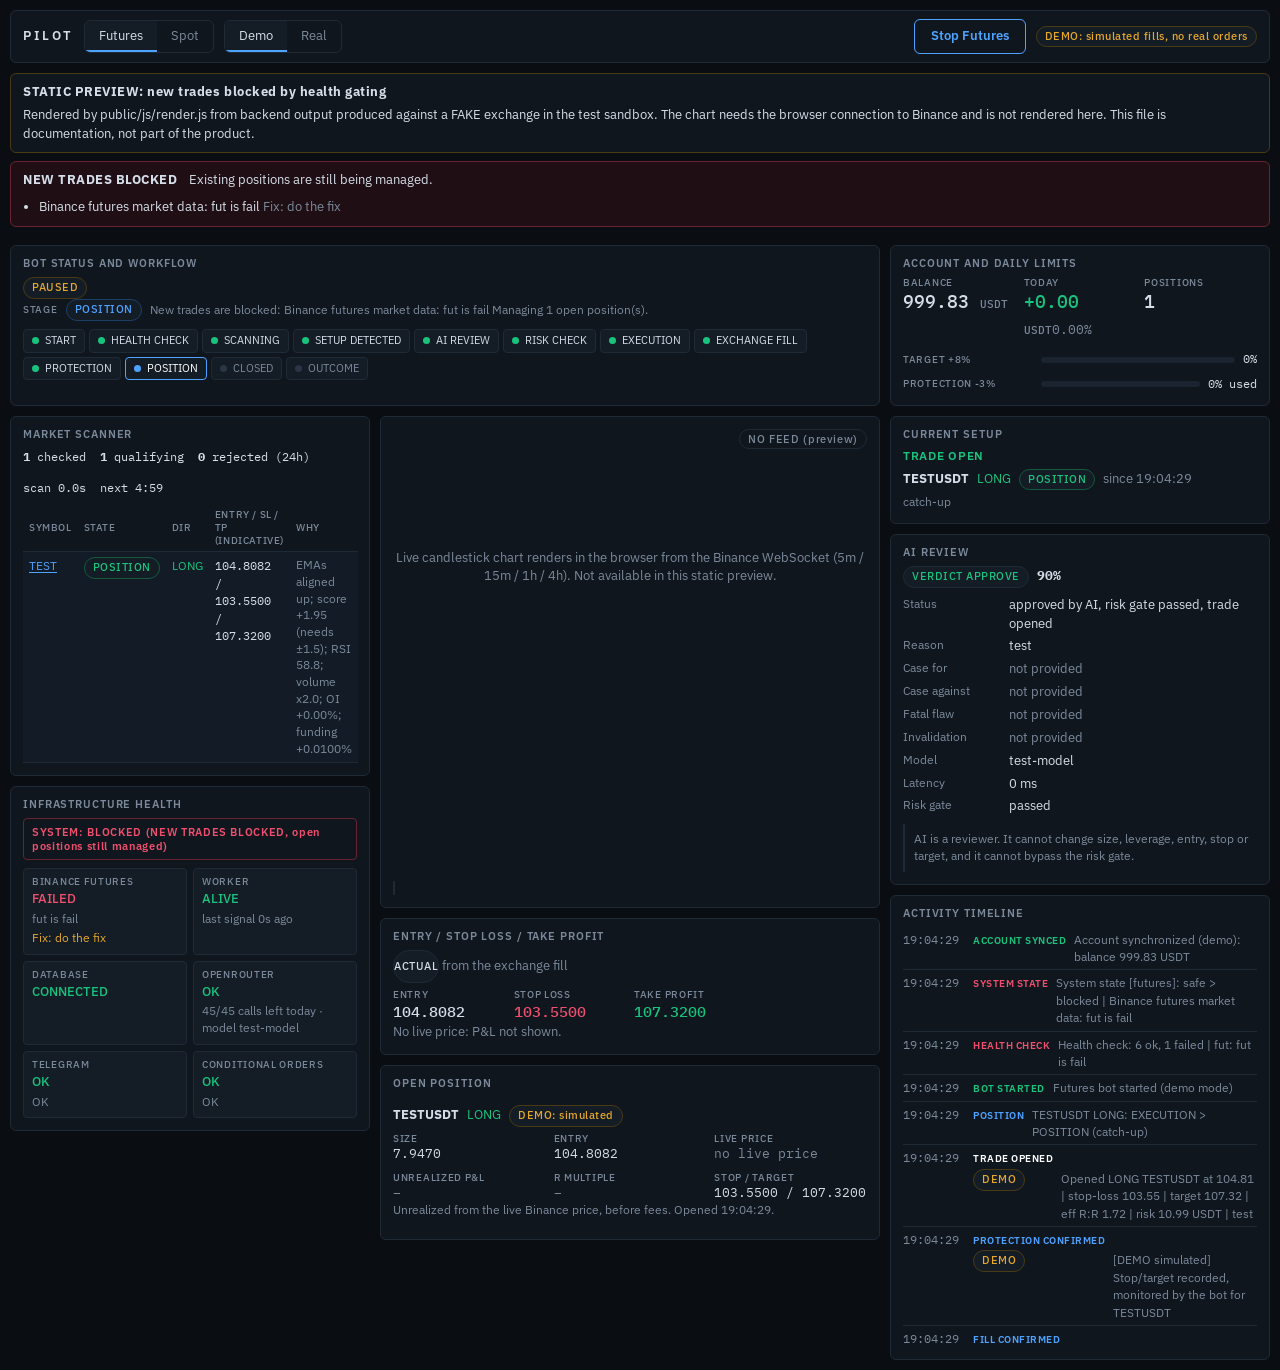
<file: docs/preview/06_blocked.html>
<!doctype html>
<html lang="en">
<head>
<meta charset="utf-8">
<meta name="viewport" content="width=device-width,initial-scale=1,viewport-fit=cover">
<meta name="color-scheme" content="dark">
<title>Pilot terminal</title>
<link rel="preconnect" href="https://fonts.googleapis.com"><link rel="preconnect" href="https://fonts.gstatic.com" crossorigin>
<link href="https://fonts.googleapis.com/css2?family=IBM+Plex+Mono:wght@400;500&family=IBM+Plex+Sans:wght@400;500;600&display=swap" rel="stylesheet">
<style>:root{--bg:#0a0e13;--panel:#10161e;--panel2:#141c26;--line:#1f2a37;--tx:#d5dee8;--mut:#7b8a9b;--up:#19c37d;--dn:#f0506e;--info:#4da3ff;--warn:#e5a82b;--real:#d9485f;--r:6px}
*{box-sizing:border-box}html,body{margin:0;background:var(--bg);color:var(--tx);font:13px/1.45 "IBM Plex Sans",system-ui,sans-serif}
.mono,time,b.mono,td.mono{font-family:"IBM Plex Mono",ui-monospace,monospace;font-variant-numeric:tabular-nums}
.muted{color:var(--mut)}.small{font-size:11.5px}.up{color:var(--up)}.down{color:var(--dn)}.flat{color:var(--mut)}
h2{margin:0 0 8px;font:600 11px/1 "IBM Plex Sans";letter-spacing:.08em;text-transform:uppercase;color:var(--mut)}
.label{display:block;font:500 10px/1.2 "IBM Plex Sans";letter-spacing:.07em;text-transform:uppercase;color:var(--mut)}
button{font:inherit;color:inherit;cursor:pointer}button:focus-visible{outline:2px solid var(--info);outline-offset:2px}button:disabled{opacity:.45;cursor:not-allowed}
.link{background:none;border:0;padding:0;color:var(--info);text-decoration:underline;text-underline-offset:2px}
#terminal{max-width:1680px;margin:0 auto;padding:10px;display:grid;gap:10px;grid-template-columns:360px minmax(0,1fr) 380px;align-items:start}
.top{grid-column:1/-1;display:grid;grid-template-columns:minmax(0,1fr) 380px;gap:10px}
#brand,#banners{grid-column:1/-1}.col{display:flex;flex-direction:column;gap:10px;min-width:0}
.panel{background:var(--panel);border:1px solid var(--line);border-radius:var(--r);padding:12px;min-width:0}
.brandbar{display:flex;gap:10px;align-items:center;flex-wrap:wrap;padding:8px 12px;background:var(--panel);border:1px solid var(--line);border-radius:var(--r)}
.logo{letter-spacing:.2em;font-weight:600}.tabs,.modes{display:flex;border:1px solid var(--line);border-radius:var(--r);overflow:hidden}
.tab,.seg{background:transparent;border:0;padding:6px 14px;color:var(--mut)}.tab.on,.seg.on{background:var(--panel2);color:var(--tx);box-shadow:inset 0 -2px 0 var(--info)}.seg.real.on{box-shadow:inset 0 -2px 0 var(--real);color:#fff}
.run{margin-left:auto;padding:7px 16px;border-radius:var(--r);border:1px solid var(--info);background:var(--info);color:#04121f;font-weight:600}.run.stop{background:transparent;color:var(--info)}
.pill{display:inline-block;padding:2px 8px;border-radius:999px;font:500 10.5px/1.5 "IBM Plex Sans";letter-spacing:.05em;border:1px solid var(--line);background:var(--panel2);white-space:nowrap}
.pill.demo,.pill.stage-off{color:var(--warn);border-color:#4a3a14}.pill.real{color:#fff;background:var(--real);border-color:var(--real)}.pill.stage-on{color:var(--info);border-color:#1d3f66}
.pill.st-cand{color:var(--warn);border-color:#4a3a14}.pill.st-near{color:#9fc4ee}.pill.st-watch{color:var(--mut)}.pill.st-ai{color:#b79cff;border-color:#3a2d66}.pill.st-risk{color:var(--info)}.pill.st-exec{color:var(--info);border-color:#1d3f66}.pill.st-pos{color:var(--up);border-color:#145a3d}.pill.st-rej{color:var(--dn);border-color:#5a1f2b}.pill.st-cool{color:var(--mut)}
.pill.status-scanning,.pill.status-trading{color:var(--up);border-color:#145a3d}.pill.status-paused,.pill.status-locked{color:var(--warn);border-color:#4a3a14}.pill.status-stopped{color:var(--mut)}.pill.ai-approve{color:var(--up)}.pill.ai-reject,.pill.ai-invalid,.pill.ai-unavailable{color:var(--dn)}
.banner{display:flex;flex-wrap:wrap;gap:4px 12px;align-items:baseline;padding:9px 12px;margin-bottom:8px;border-radius:var(--r);border:1px solid var(--line);background:var(--panel)}
.banner b{letter-spacing:.04em}.banner ul{margin:4px 0 0 16px;padding:0;flex-basis:100%}.banner em{color:var(--mut);font-style:normal}
.banner.goal{border-color:#145a3d;background:#0d1f18}.banner.loss{border-color:#5f4a12;background:#1f1a0c}.banner.blocked{border-color:#6a2230;background:#1f0f14}.banner.real{border-color:var(--real);background:#220f14}.banner.degraded{border-color:#4a3a14}
.stage{display:flex;gap:8px;align-items:center;margin-bottom:8px;flex-wrap:wrap}.stage .detail{color:var(--mut);font-size:12px}
.steps{display:flex;gap:4px;flex-wrap:wrap;list-style:none;margin:0;padding:0}.step{display:flex;align-items:center;gap:6px;padding:3px 8px;border:1px solid var(--line);border-radius:4px;font-size:11px;color:var(--mut);background:var(--panel2)}
.step i{width:7px;height:7px;border-radius:50%;background:#2a3645}.step.done{color:var(--tx)}.step.done i{background:var(--up)}.step.active{color:#fff;border-color:var(--info)}.step.active i{background:var(--info);animation:pulse 1.8s infinite}.step.skipped{text-decoration:line-through}.step.off{opacity:.45}
@keyframes pulse{50%{opacity:.35}}@media (prefers-reduced-motion:reduce){.step.active i,.feed.live i{animation:none}}
.kpis{display:grid;grid-template-columns:repeat(3,1fr);gap:8px;margin-bottom:10px}.kpi b{font-size:18px;font-weight:500}.kpi small{font-size:11px;color:var(--mut)}
.meters{display:grid;gap:8px}.meter{display:grid;grid-template-columns:130px 1fr auto;gap:8px;align-items:center;font-size:11.5px}.bar{height:6px;background:#1a2430;border-radius:3px;overflow:hidden}.bar i{display:block;height:100%;background:var(--info)}
.meter.goal .bar i{background:var(--up)}.meter.loss .bar i{background:var(--warn)}.meter.hit .bar i{background:var(--dn)}.meter.goal.hit .bar i{background:var(--up)}
.scanstats{display:flex;gap:14px;flex-wrap:wrap;margin-bottom:8px;font-size:12px}.subhead{margin:10px 0 4px;font-weight:600;font-size:11px;color:var(--mut);letter-spacing:.06em;text-transform:uppercase}.rejlist{margin:0;padding:0;list-style:none;font-size:12px}.rejlist li{padding:3px 0;border-bottom:1px solid var(--line)}
table.grid{width:100%;border-collapse:collapse;font-size:12px}table.grid th{font:500 10px "IBM Plex Sans";letter-spacing:.06em;text-transform:uppercase;color:var(--mut);text-align:left;padding:4px 6px;border-bottom:1px solid var(--line)}table.grid td{padding:5px 6px;border-bottom:1px solid var(--line);vertical-align:top}table.grid tr.hot{background:#121b26}.why{color:var(--mut);font-size:11.5px}
.empty{color:var(--mut);padding:6px 0}.note{margin-top:8px;padding:7px 9px;border-left:2px solid var(--line);color:var(--mut);font-size:11.5px}
.charthead{display:flex;gap:10px;align-items:center;flex-wrap:wrap;margin-bottom:6px}.chips{display:flex;gap:4px;flex-wrap:wrap}.chip,.tfbtn{background:var(--panel2);border:1px solid var(--line);border-radius:4px;padding:3px 9px;color:var(--mut)}.chip.on,.tfbtn.on{color:#fff;border-color:var(--info)}.tfs{display:flex;gap:4px;margin-left:auto}
.feed{display:inline-flex;align-items:center;gap:6px;font:500 10.5px "IBM Plex Sans";letter-spacing:.06em;padding:2px 8px;border-radius:999px;border:1px solid var(--line);color:var(--mut)}.feed i{width:7px;height:7px;border-radius:50%;background:var(--mut)}.feed.live{color:var(--up)}.feed.live i{background:var(--up);animation:pulse 1.8s infinite}.feed.stale,.feed.connecting{color:var(--warn)}.feed.disconnected,.feed.unavailable{color:var(--dn)}
.livebar{display:flex;gap:16px;align-items:baseline;margin-bottom:4px}.livebar .px{font:500 20px "IBM Plex Mono"}#chart{height:clamp(280px,46vh,560px);width:100%}
.lv{display:grid;grid-template-columns:repeat(4,minmax(0,1fr));gap:8px}.lv b{font-size:15px;font-weight:500}.tagline{margin-bottom:6px}.levels.indicative .lv{opacity:.9}
.pos{padding:8px 0;border-bottom:1px solid var(--line)}.pos:last-child{border:0}.poshead{margin-bottom:6px;display:flex;gap:8px;align-items:center;flex-wrap:wrap}.posgrid{display:grid;grid-template-columns:repeat(3,minmax(0,1fr));gap:8px}
.headline{font:600 12px "IBM Plex Sans";letter-spacing:.06em;margin-bottom:6px}.setup.issetup .headline{color:var(--warn)}.setup.istrade .headline{color:var(--up)}.srow{display:flex;gap:8px;align-items:center;flex-wrap:wrap;margin-bottom:4px}
.aihead{display:flex;gap:8px;align-items:center;flex-wrap:wrap;margin-bottom:8px}dl{display:grid;grid-template-columns:96px 1fr;gap:4px 10px;margin:0}dt{color:var(--mut);font-size:11.5px}dd{margin:0;word-break:break-word}
.timeline{list-style:none;margin:0;padding:0;max-height:420px;overflow:auto}.ev{display:grid;grid-template-columns:62px auto 1fr;gap:2px 8px;padding:4px 0;border-bottom:1px solid var(--line);font-size:12px;align-items:baseline}.ev time{color:var(--mut)}.evlabel{font:600 10px "IBM Plex Sans";letter-spacing:.05em;color:var(--info)}
.ev.warn .evlabel{color:var(--warn)}.ev.err .evlabel{color:var(--dn)}.ev.ok .evlabel{color:var(--up)}.ev.trade .evlabel{color:#fff}.ev .evtext{grid-column:3;color:var(--mut)}.ev .pill{grid-column:2;justify-self:start}
.syslabel{padding:6px 8px;border-radius:4px;margin-bottom:8px;font:600 11px "IBM Plex Sans";letter-spacing:.06em;border:1px solid var(--line)}.syslabel.safe{color:var(--up)}.syslabel.degraded{color:var(--warn)}.syslabel.blocked{color:var(--dn);border-color:#6a2230}
.tiles{display:grid;grid-template-columns:repeat(2,1fr);gap:6px}.tile{display:flex;flex-direction:column;gap:2px;padding:7px 8px;border:1px solid var(--line);border-radius:4px;background:var(--panel2)}.tile b{font-weight:500}.tile.ok b{color:var(--up)}.tile.fail b{color:var(--dn)}.tile.warn b{color:var(--warn)}.tile.skip b,.tile.unknown b{color:var(--mut)}.fix{color:var(--warn)}
.login{position:fixed;inset:0;display:grid;place-items:center;background:var(--bg);z-index:10}.login[hidden]{display:none}.login form{width:min(340px,90vw);padding:24px;background:var(--panel);border:1px solid var(--line);border-radius:var(--r);display:grid;gap:10px}.login h1{margin:0;letter-spacing:.2em;font-size:18px}.login p{margin:0;color:var(--mut)}.login input{padding:11px;border-radius:var(--r);border:1px solid var(--line);background:var(--panel2);color:var(--tx);font-size:16px}.login button{padding:11px;border-radius:var(--r);border:0;background:var(--info);color:#04121f;font-weight:600}.err{color:var(--dn);min-height:18px}
@media (max-width:1199px) and (min-width:900px){#terminal{grid-template-columns:minmax(0,1fr) 360px}.col-left{grid-column:1/-1;order:3}.top{grid-template-columns:minmax(0,1fr) 340px}}
@media (max-width:899px){
  #terminal{display:flex;flex-direction:column;padding:8px;gap:8px}.top,.col{display:contents}
  [data-panel="brand"]{order:0}[data-panel="banners"]{order:1}[data-panel="status"]{order:2}[data-panel="pnl"]{order:3}[data-panel="position"]{order:4}[data-panel="chart"]{order:5}[data-panel="levels"]{order:6}[data-panel="setup"]{order:7}[data-panel="ai"]{order:8}[data-panel="timeline"]{order:9}[data-panel="health"]{order:10}[data-panel="scanner"]{order:11}
  .steps{flex-wrap:nowrap;overflow-x:auto;padding-bottom:4px}.step{flex:none}.run{margin-left:0;flex:1}.brandbar{gap:6px}.meter{grid-template-columns:104px 1fr auto}.lv{grid-template-columns:repeat(2,1fr)}.posgrid{grid-template-columns:repeat(2,1fr)}.tiles{grid-template-columns:1fr 1fr}#chart{height:300px}.tfs{margin-left:0}
  table.grid th:nth-child(5),table.grid td.why{display:none}.timeline{max-height:320px}
}
</style>

</head>
<body>
<div id="login" class="login" hidden>
  <form id="login-form"><h1>PILOT</h1><p>Sign in to the trading terminal</p>
    <input id="pw" type="password" placeholder="Password" autocomplete="current-password"><button type="submit">Sign in</button><div id="login-err" class="err"></div></form>
</div>
<main id="terminal">
  <div class="top">
    <section id="brand" data-panel="brand"><div class="brandbar"><strong class="logo">PILOT</strong><nav class="tabs"><button class="tab on" data-action="market:futures">Futures</button><button class="tab" data-action="market:spot">Spot</button></nav><div class="modes"><button class="seg on" data-action="mode:demo">Demo</button><button class="seg real" data-action="mode:real">Real</button></div><button class="run stop" data-action="toggle:futures">Stop Futures</button><span class="pill demo">DEMO: simulated fills, no real orders</span></div></section>
    <div id="banners" data-panel="banners"><div class="banner degraded"><b>STATIC PREVIEW: new trades blocked by health gating</b><span>Rendered by public/js/render.js from backend output produced against a FAKE exchange in the test sandbox. The chart needs the browser connection to Binance and is not rendered here. This file is documentation, not part of the product.</span></div><div class="banner blocked"><b>NEW TRADES BLOCKED</b><span>Existing positions are still being managed.</span><ul><li>Binance futures market data: fut is fail <em>Fix: do the fix</em></li></ul></div></div>
    <section class="panel" data-panel="status"><h2>Bot status and workflow</h2><div id="status-body"><span class="pill status-paused">PAUSED</span><div class="stage"><span class="label">STAGE</span> <span class="pill stage-on">POSITION</span><span class="detail">New trades are blocked: Binance futures market data: fut is fail Managing 1 open position(s).</span></div><ol class="steps"><li class="step done" data-step="START" title="START: done"><i></i>START</li><li class="step done" data-step="HEALTH" title="HEALTH CHECK: done"><i></i>HEALTH CHECK</li><li class="step done" data-step="SCANNING" title="SCANNING: done"><i></i>SCANNING</li><li class="step done" data-step="SETUP" title="SETUP DETECTED: done"><i></i>SETUP DETECTED</li><li class="step done" data-step="AI" title="AI REVIEW: done"><i></i>AI REVIEW</li><li class="step done" data-step="RISK" title="RISK CHECK: done"><i></i>RISK CHECK</li><li class="step done" data-step="EXECUTION" title="EXECUTION: done"><i></i>EXECUTION</li><li class="step done" data-step="FILL" title="EXCHANGE FILL: done"><i></i>EXCHANGE FILL</li><li class="step done" data-step="PROTECTION" title="PROTECTION: done"><i></i>PROTECTION</li><li class="step active" data-step="POSITION" title="POSITION: active"><i></i>POSITION</li><li class="step pending" data-step="CLOSED" title="CLOSED: pending"><i></i>CLOSED</li><li class="step pending" data-step="OUTCOME" title="OUTCOME: pending"><i></i>OUTCOME</li></ol></div></section>
    <section class="panel" data-panel="pnl"><h2>Account and daily limits</h2><div id="pnl-body"><div class="kpis"><div class="kpi"><span class="label">BALANCE</span><b class="mono">999.83 <small>USDT</small></b></div><div class="kpi"><span class="label">TODAY</span><b class="mono up">+0.00 <small>USDT</small></b><span class="mono flat">0.00%</span></div><div class="kpi"><span class="label">POSITIONS</span><b class="mono">1</b></div></div><div class="meters"><div class="meter goal"><span class="label">TARGET +8%</span><div class="bar"><i style="width:0%"></i></div><span class="mono">0% </span></div><div class="meter loss"><span class="label">PROTECTION -3%</span><div class="bar"><i style="width:0%"></i></div><span class="mono">0% used</span></div></div></div></section>
  </div>
  <div class="col col-left">
    <section class="panel" data-panel="scanner"><h2>Market scanner</h2><div id="scanner-body"><div class="scanstats mono"><span><b>1</b> checked</span><span><b>1</b> qualifying</span><span><b>0</b> rejected (24h)</span><span>scan 0.0s</span><span>next <span data-countdown="1791572969.631328">4:59</span></span></div><table class="grid"><thead><tr><th>Symbol</th><th>State</th><th>Dir</th><th title="Indicative: not an order">Entry / SL / TP (indicative)</th><th>Why</th></tr></thead><tbody><tr data-symbol="TESTUSDT" class="hot"><td><button class="link" data-action="sym:TESTUSDT">TEST</button></td><td><span class="pill st-pos">POSITION</span></td><td class="up">LONG</td><td class="mono">104.8082 / 103.5500 / 107.3200</td><td class="why">EMAs aligned up; score +1.95 (needs ±1.5); RSI 58.8; volume x2.0; OI +0.00%; funding +0.0100%</td></tr></tbody></table></div></section>
    <section class="panel" data-panel="health"><h2>Infrastructure health</h2><div id="health-body"><div class="syslabel blocked">SYSTEM: BLOCKED (NEW TRADES BLOCKED, open positions still managed)</div><div class="tiles"><div class="tile fail"><span class="label">BINANCE FUTURES</span><b>FAILED</b><span class="muted small">fut is fail</span><span class="small fix">Fix: do the fix</span></div><div class="tile ok"><span class="label">WORKER</span><b>ALIVE</b><span class="muted small">last signal 0s ago</span></div><div class="tile ok"><span class="label">DATABASE</span><b>CONNECTED</b><span class="muted small"></span></div><div class="tile ok"><span class="label">OPENROUTER</span><b>OK</b><span class="muted small">45/45 calls left today · model test-model</span></div><div class="tile ok"><span class="label">TELEGRAM</span><b>OK</b><span class="muted small">OK</span></div><div class="tile ok"><span class="label">CONDITIONAL ORDERS</span><b>OK</b><span class="muted small">OK</span></div></div></div></section>
  </div>
  <div class="col col-center">
    <section class="panel chartpanel" data-panel="chart">
      <div class="charthead"><div id="symchips" class="chips"></div><div id="tfs" class="tfs"></div><span id="feedstatus" class="feed off">NO FEED (preview)</span></div>
      <div id="livebar" class="livebar"></div>
      <div id="chart" role="img" aria-label="Candlestick chart"><div class="empty" style="padding:90px 0;text-align:center">Live candlestick chart renders in the browser from the Binance WebSocket (5m / 15m / 1h / 4h). Not available in this static preview.</div></div>
      <div id="chartnote" class="note"></div>
    </section>
    <section class="panel" data-panel="levels"><h2>Entry / stop loss / take profit</h2><div id="levels-body"><div class="levels actual"><div class="tagline"><span class="pill pos">ACTUAL</span> <span class="muted">from the exchange fill</span></div><div class="lv"><div><span class="label">ENTRY</span><b class="mono">104.8082</b></div><div><span class="label">STOP LOSS</span><b class="mono down">103.5500</b></div><div><span class="label">TAKE PROFIT</span><b class="mono up">107.3200</b></div></div><div class="muted">No live price: P&L not shown.</div></div></div></section>
    <section class="panel" data-panel="position"><h2>Open position</h2><div id="position-body"><div class="pos" data-trade="1"><div class="poshead"><b>TESTUSDT</b> <span class="up">LONG</span> <span class="pill demo">DEMO: simulated</span></div><div class="posgrid mono"><div><span class="label">SIZE</span>7.9470</div><div><span class="label">ENTRY</span>104.8082</div><div><span class="label">LIVE PRICE</span><span class="muted">no live price</span></div><div><span class="label">UNREALIZED P&amp;L</span><b class="flat">–</b></div><div><span class="label">R MULTIPLE</span><b class="flat">–</b></div><div><span class="label">STOP / TARGET</span>103.5500 / 107.3200</div></div><div class="muted small">Unrealized from the live Binance price, before fees. Opened 19:04:29.</div></div></div></section>
  </div>
  <div class="col col-right">
    <section class="panel" data-panel="setup"><h2>Current setup</h2><div id="setup-body"><div class="setup istrade"><div class="headline">TRADE OPEN</div><div class="srow"><b>TESTUSDT</b> <span class="up">LONG</span> <span class="pill st-pos">POSITION</span> <span class="muted">since 19:04:29</span></div><div class="why">catch-up</div></div></div></section>
    <section class="panel" data-panel="ai"><h2>AI review</h2><div id="ai-body"><div class="ai"><div class="aihead"><span class="pill ai-approve">VERDICT APPROVE</span> <b class="mono">90%</b> </div><dl><dt>Status</dt><dd>approved by AI, risk gate passed, trade opened</dd><dt>Reason</dt><dd>test</dd><dt>Case for</dt><dd><span class="muted">not provided</span></dd><dt>Case against</dt><dd><span class="muted">not provided</span></dd><dt>Fatal flaw</dt><dd><span class="muted">not provided</span></dd><dt>Invalidation</dt><dd><span class="muted">not provided</span></dd><dt>Model</dt><dd>test-model</dd><dt>Latency</dt><dd>0 ms</dd><dt>Risk gate</dt><dd>passed</dd></dl><div class="note">AI is a reviewer. It cannot change size, leverage, entry, stop or target, and it cannot bypass the risk gate.</div></div></div></section>
    <section class="panel" data-panel="timeline"><h2>Activity timeline</h2><div id="timeline-body"><ol class="timeline"><li class="ev system ok" data-kind="account_synced"><time class="mono">19:04:29</time><span class="evlabel">ACCOUNT SYNCED</span><span class="evtext">Account synchronized (demo): balance 999.83 USDT</span></li><li class="ev system err" data-kind="system_state_changed"><time class="mono">19:04:29</time><span class="evlabel">SYSTEM STATE</span><span class="evtext">System state [futures]: safe &gt; blocked | Binance futures market data: fut is fail</span></li><li class="ev system err" data-kind="health_checked"><time class="mono">19:04:29</time><span class="evlabel">HEALTH CHECK</span><span class="evtext">Health check: 6 ok, 1 failed | fut: fut is fail</span></li><li class="ev system ok" data-kind="bot_started"><time class="mono">19:04:29</time><span class="evlabel">BOT STARTED</span><span class="evtext">Futures bot started (demo mode)</span></li><li class="ev setup info" data-kind="setup_state_changed"><time class="mono">19:04:29</time><span class="evlabel">POSITION</span><span class="evtext">TESTUSDT LONG: EXECUTION &gt; POSITION (catch-up)</span></li><li class="ev trade ok" data-kind="trade_opened"><time class="mono">19:04:29</time><span class="evlabel">TRADE OPENED</span><span class="pill demo">DEMO</span><span class="evtext">Opened LONG TESTUSDT at 104.81 | stop-loss 103.55 | target 107.32 | eff R:R 1.72 | risk 10.99 USDT | test</span></li><li class="ev order info" data-kind="protection_confirmed"><time class="mono">19:04:29</time><span class="evlabel">PROTECTION CONFIRMED</span><span class="pill demo">DEMO</span><span class="evtext">[DEMO simulated] Stop/target recorded, monitored by the bot for TESTUSDT</span></li><li class="ev order info" data-kind="fill_confirmed"><time class="mono">19:04:29</time><span class="evlabel">FILL CONFIRMED</span><span class="pill demo">DEMO</span><span class="evtext">[DEMO simulated] Fill at TESTUSDT 7.947 @ 104.81</span></li><li class="ev setup info" data-kind="setup_state_changed"><time class="mono">19:04:29</time><span class="evlabel">EXECUTION</span><span class="evtext">TESTUSDT LONG: RISK_CHECK &gt; EXECUTION (catch-up)</span></li><li class="ev order info" data-kind="order_submitted"><time class="mono">19:04:29</time><span class="evlabel">ORDER SUBMITTED</span><span class="pill demo">DEMO</span><span class="evtext">[DEMO simulated] Order submitted: BUY 7.947 TESTUSDT (client id pl1)</span></li><li class="ev risk ok" data-kind="risk_verdict"><time class="mono">19:04:29</time><span class="evlabel">RISK CHECK</span><span class="evtext">TESTUSDT: risk gate APPROVED</span></li><li class="ev setup info" data-kind="setup_state_changed"><time class="mono">19:04:29</time><span class="evlabel">RISK CHECK</span><span class="evtext">TESTUSDT LONG: AI_REVIEW &gt; RISK_CHECK (catch-up)</span></li><li class="ev ai ok" data-kind="ai_verdict"><time class="mono">19:04:29</time><span class="evlabel">AI VERDICT</span><span class="evtext">TESTUSDT: AI APPROVE (90%): test</span></li><li class="ev ai info" data-kind="ai_started"><time class="mono">19:04:29</time><span class="evlabel">AI REVIEW</span><span class="evtext">AI review started: TESTUSDT</span></li><li class="ev setup info" data-kind="setup_state_changed"><time class="mono">19:04:29</time><span class="evlabel">AI REVIEW</span><span class="evtext">TESTUSDT LONG: CANDIDATE &gt; AI_REVIEW (evidence sent to the AI reviewer)</span></li><li class="ev setup info" data-kind="evidence_built"><time class="mono">19:04:29</time><span class="evlabel">EVIDENCE</span><span class="evtext">TESTUSDT: evidence packet built (score +1.95, RSI 58.8, volume x2.0)</span></li><li class="ev system info" data-kind="scan_done"><time class="mono">19:04:29</time><span class="evlabel">MARKET SCAN</span><span class="evtext">Scan #1: 1 symbols checked, 1 qualifying setup(s), next scan in 0s</span></li><li class="ev setup info" data-kind="setup_state_changed"><time class="mono">19:04:29</time><span class="evlabel">SETUP DETECTED</span><span class="evtext">TESTUSDT LONG: WAITING &gt; CANDIDATE (EMAs aligned up; score +1.95 (needs ±1.5); RSI 58.8; volume x2.0; OI +0.00%; funding +0.0100%)</span></li><li class="ev system info" data-kind="scan_started"><time class="mono">19:04:29</time><span class="evlabel">MARKET SCAN</span><span class="evtext">Scan #1: checking 1 futures symbols</span></li><li class="ev system info" data-kind="universe_loaded"><time class="mono">19:04:29</time><span class="evlabel">UNIVERSE LOADED</span><span class="evtext">1 futures symbols in the scan universe</span></li></ol></div></section>
  </div>
</main>

</body>
</html>
</file>
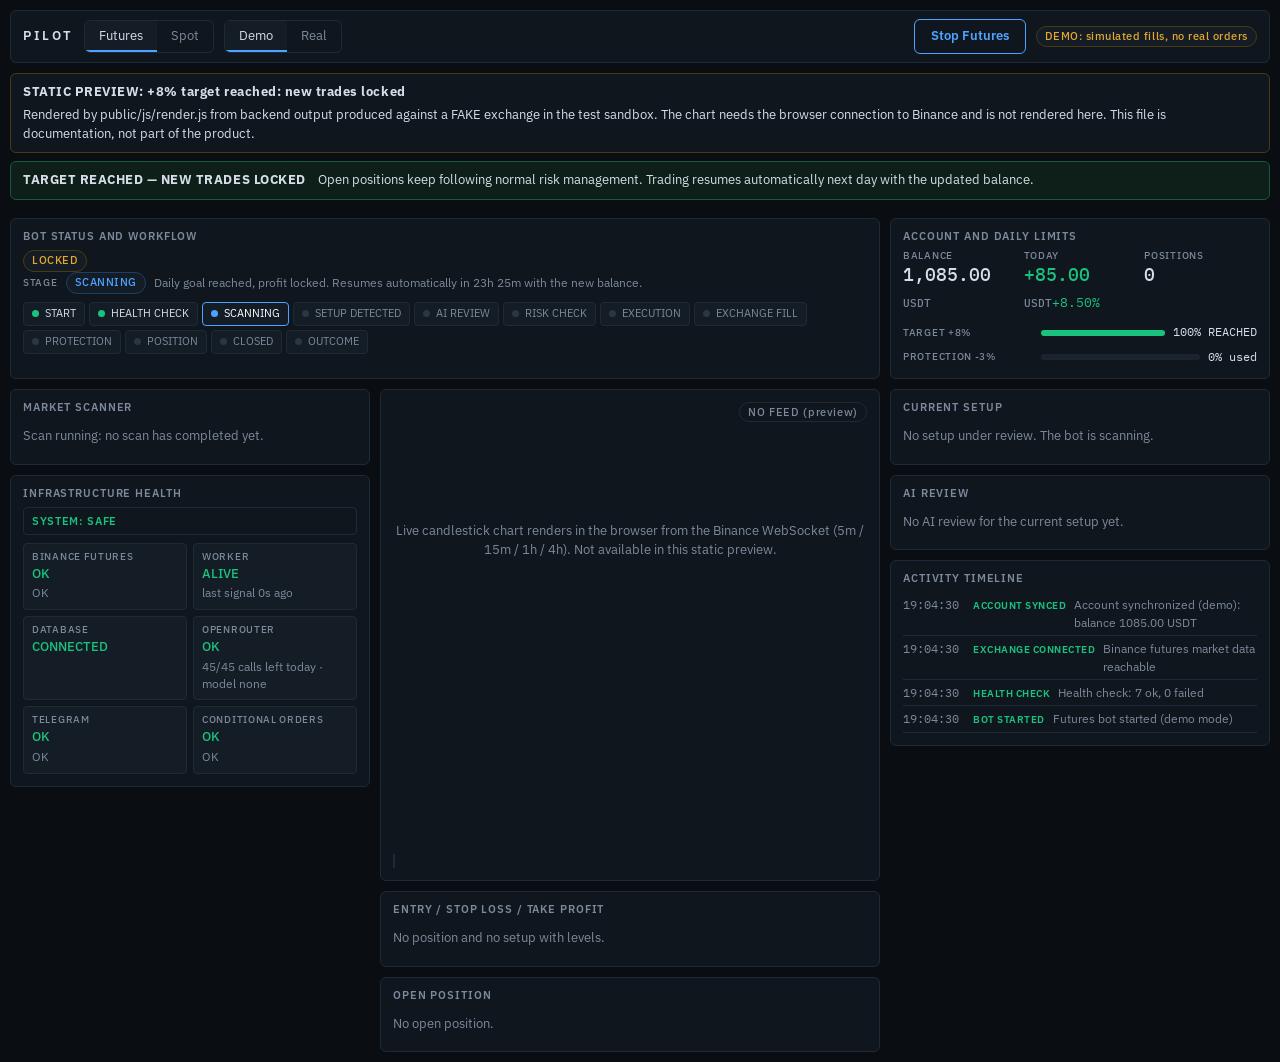
<file: docs/preview/07_locked.html>
<!doctype html>
<html lang="en">
<head>
<meta charset="utf-8">
<meta name="viewport" content="width=device-width,initial-scale=1,viewport-fit=cover">
<meta name="color-scheme" content="dark">
<title>Pilot terminal</title>
<link rel="preconnect" href="https://fonts.googleapis.com"><link rel="preconnect" href="https://fonts.gstatic.com" crossorigin>
<link href="https://fonts.googleapis.com/css2?family=IBM+Plex+Mono:wght@400;500&family=IBM+Plex+Sans:wght@400;500;600&display=swap" rel="stylesheet">
<style>:root{--bg:#0a0e13;--panel:#10161e;--panel2:#141c26;--line:#1f2a37;--tx:#d5dee8;--mut:#7b8a9b;--up:#19c37d;--dn:#f0506e;--info:#4da3ff;--warn:#e5a82b;--real:#d9485f;--r:6px}
*{box-sizing:border-box}html,body{margin:0;background:var(--bg);color:var(--tx);font:13px/1.45 "IBM Plex Sans",system-ui,sans-serif}
.mono,time,b.mono,td.mono{font-family:"IBM Plex Mono",ui-monospace,monospace;font-variant-numeric:tabular-nums}
.muted{color:var(--mut)}.small{font-size:11.5px}.up{color:var(--up)}.down{color:var(--dn)}.flat{color:var(--mut)}
h2{margin:0 0 8px;font:600 11px/1 "IBM Plex Sans";letter-spacing:.08em;text-transform:uppercase;color:var(--mut)}
.label{display:block;font:500 10px/1.2 "IBM Plex Sans";letter-spacing:.07em;text-transform:uppercase;color:var(--mut)}
button{font:inherit;color:inherit;cursor:pointer}button:focus-visible{outline:2px solid var(--info);outline-offset:2px}button:disabled{opacity:.45;cursor:not-allowed}
.link{background:none;border:0;padding:0;color:var(--info);text-decoration:underline;text-underline-offset:2px}
#terminal{max-width:1680px;margin:0 auto;padding:10px;display:grid;gap:10px;grid-template-columns:360px minmax(0,1fr) 380px;align-items:start}
.top{grid-column:1/-1;display:grid;grid-template-columns:minmax(0,1fr) 380px;gap:10px}
#brand,#banners{grid-column:1/-1}.col{display:flex;flex-direction:column;gap:10px;min-width:0}
.panel{background:var(--panel);border:1px solid var(--line);border-radius:var(--r);padding:12px;min-width:0}
.brandbar{display:flex;gap:10px;align-items:center;flex-wrap:wrap;padding:8px 12px;background:var(--panel);border:1px solid var(--line);border-radius:var(--r)}
.logo{letter-spacing:.2em;font-weight:600}.tabs,.modes{display:flex;border:1px solid var(--line);border-radius:var(--r);overflow:hidden}
.tab,.seg{background:transparent;border:0;padding:6px 14px;color:var(--mut)}.tab.on,.seg.on{background:var(--panel2);color:var(--tx);box-shadow:inset 0 -2px 0 var(--info)}.seg.real.on{box-shadow:inset 0 -2px 0 var(--real);color:#fff}
.run{margin-left:auto;padding:7px 16px;border-radius:var(--r);border:1px solid var(--info);background:var(--info);color:#04121f;font-weight:600}.run.stop{background:transparent;color:var(--info)}
.pill{display:inline-block;padding:2px 8px;border-radius:999px;font:500 10.5px/1.5 "IBM Plex Sans";letter-spacing:.05em;border:1px solid var(--line);background:var(--panel2);white-space:nowrap}
.pill.demo,.pill.stage-off{color:var(--warn);border-color:#4a3a14}.pill.real{color:#fff;background:var(--real);border-color:var(--real)}.pill.stage-on{color:var(--info);border-color:#1d3f66}
.pill.st-cand{color:var(--warn);border-color:#4a3a14}.pill.st-near{color:#9fc4ee}.pill.st-watch{color:var(--mut)}.pill.st-ai{color:#b79cff;border-color:#3a2d66}.pill.st-risk{color:var(--info)}.pill.st-exec{color:var(--info);border-color:#1d3f66}.pill.st-pos{color:var(--up);border-color:#145a3d}.pill.st-rej{color:var(--dn);border-color:#5a1f2b}.pill.st-cool{color:var(--mut)}
.pill.status-scanning,.pill.status-trading{color:var(--up);border-color:#145a3d}.pill.status-paused,.pill.status-locked{color:var(--warn);border-color:#4a3a14}.pill.status-stopped{color:var(--mut)}.pill.ai-approve{color:var(--up)}.pill.ai-reject,.pill.ai-invalid,.pill.ai-unavailable{color:var(--dn)}
.banner{display:flex;flex-wrap:wrap;gap:4px 12px;align-items:baseline;padding:9px 12px;margin-bottom:8px;border-radius:var(--r);border:1px solid var(--line);background:var(--panel)}
.banner b{letter-spacing:.04em}.banner ul{margin:4px 0 0 16px;padding:0;flex-basis:100%}.banner em{color:var(--mut);font-style:normal}
.banner.goal{border-color:#145a3d;background:#0d1f18}.banner.loss{border-color:#5f4a12;background:#1f1a0c}.banner.blocked{border-color:#6a2230;background:#1f0f14}.banner.real{border-color:var(--real);background:#220f14}.banner.degraded{border-color:#4a3a14}
.stage{display:flex;gap:8px;align-items:center;margin-bottom:8px;flex-wrap:wrap}.stage .detail{color:var(--mut);font-size:12px}
.steps{display:flex;gap:4px;flex-wrap:wrap;list-style:none;margin:0;padding:0}.step{display:flex;align-items:center;gap:6px;padding:3px 8px;border:1px solid var(--line);border-radius:4px;font-size:11px;color:var(--mut);background:var(--panel2)}
.step i{width:7px;height:7px;border-radius:50%;background:#2a3645}.step.done{color:var(--tx)}.step.done i{background:var(--up)}.step.active{color:#fff;border-color:var(--info)}.step.active i{background:var(--info);animation:pulse 1.8s infinite}.step.skipped{text-decoration:line-through}.step.off{opacity:.45}
@keyframes pulse{50%{opacity:.35}}@media (prefers-reduced-motion:reduce){.step.active i,.feed.live i{animation:none}}
.kpis{display:grid;grid-template-columns:repeat(3,1fr);gap:8px;margin-bottom:10px}.kpi b{font-size:18px;font-weight:500}.kpi small{font-size:11px;color:var(--mut)}
.meters{display:grid;gap:8px}.meter{display:grid;grid-template-columns:130px 1fr auto;gap:8px;align-items:center;font-size:11.5px}.bar{height:6px;background:#1a2430;border-radius:3px;overflow:hidden}.bar i{display:block;height:100%;background:var(--info)}
.meter.goal .bar i{background:var(--up)}.meter.loss .bar i{background:var(--warn)}.meter.hit .bar i{background:var(--dn)}.meter.goal.hit .bar i{background:var(--up)}
.scanstats{display:flex;gap:14px;flex-wrap:wrap;margin-bottom:8px;font-size:12px}.subhead{margin:10px 0 4px;font-weight:600;font-size:11px;color:var(--mut);letter-spacing:.06em;text-transform:uppercase}.rejlist{margin:0;padding:0;list-style:none;font-size:12px}.rejlist li{padding:3px 0;border-bottom:1px solid var(--line)}
table.grid{width:100%;border-collapse:collapse;font-size:12px}table.grid th{font:500 10px "IBM Plex Sans";letter-spacing:.06em;text-transform:uppercase;color:var(--mut);text-align:left;padding:4px 6px;border-bottom:1px solid var(--line)}table.grid td{padding:5px 6px;border-bottom:1px solid var(--line);vertical-align:top}table.grid tr.hot{background:#121b26}.why{color:var(--mut);font-size:11.5px}
.empty{color:var(--mut);padding:6px 0}.note{margin-top:8px;padding:7px 9px;border-left:2px solid var(--line);color:var(--mut);font-size:11.5px}
.charthead{display:flex;gap:10px;align-items:center;flex-wrap:wrap;margin-bottom:6px}.chips{display:flex;gap:4px;flex-wrap:wrap}.chip,.tfbtn{background:var(--panel2);border:1px solid var(--line);border-radius:4px;padding:3px 9px;color:var(--mut)}.chip.on,.tfbtn.on{color:#fff;border-color:var(--info)}.tfs{display:flex;gap:4px;margin-left:auto}
.feed{display:inline-flex;align-items:center;gap:6px;font:500 10.5px "IBM Plex Sans";letter-spacing:.06em;padding:2px 8px;border-radius:999px;border:1px solid var(--line);color:var(--mut)}.feed i{width:7px;height:7px;border-radius:50%;background:var(--mut)}.feed.live{color:var(--up)}.feed.live i{background:var(--up);animation:pulse 1.8s infinite}.feed.stale,.feed.connecting{color:var(--warn)}.feed.disconnected,.feed.unavailable{color:var(--dn)}
.livebar{display:flex;gap:16px;align-items:baseline;margin-bottom:4px}.livebar .px{font:500 20px "IBM Plex Mono"}#chart{height:clamp(280px,46vh,560px);width:100%}
.lv{display:grid;grid-template-columns:repeat(4,minmax(0,1fr));gap:8px}.lv b{font-size:15px;font-weight:500}.tagline{margin-bottom:6px}.levels.indicative .lv{opacity:.9}
.pos{padding:8px 0;border-bottom:1px solid var(--line)}.pos:last-child{border:0}.poshead{margin-bottom:6px;display:flex;gap:8px;align-items:center;flex-wrap:wrap}.posgrid{display:grid;grid-template-columns:repeat(3,minmax(0,1fr));gap:8px}
.headline{font:600 12px "IBM Plex Sans";letter-spacing:.06em;margin-bottom:6px}.setup.issetup .headline{color:var(--warn)}.setup.istrade .headline{color:var(--up)}.srow{display:flex;gap:8px;align-items:center;flex-wrap:wrap;margin-bottom:4px}
.aihead{display:flex;gap:8px;align-items:center;flex-wrap:wrap;margin-bottom:8px}dl{display:grid;grid-template-columns:96px 1fr;gap:4px 10px;margin:0}dt{color:var(--mut);font-size:11.5px}dd{margin:0;word-break:break-word}
.timeline{list-style:none;margin:0;padding:0;max-height:420px;overflow:auto}.ev{display:grid;grid-template-columns:62px auto 1fr;gap:2px 8px;padding:4px 0;border-bottom:1px solid var(--line);font-size:12px;align-items:baseline}.ev time{color:var(--mut)}.evlabel{font:600 10px "IBM Plex Sans";letter-spacing:.05em;color:var(--info)}
.ev.warn .evlabel{color:var(--warn)}.ev.err .evlabel{color:var(--dn)}.ev.ok .evlabel{color:var(--up)}.ev.trade .evlabel{color:#fff}.ev .evtext{grid-column:3;color:var(--mut)}.ev .pill{grid-column:2;justify-self:start}
.syslabel{padding:6px 8px;border-radius:4px;margin-bottom:8px;font:600 11px "IBM Plex Sans";letter-spacing:.06em;border:1px solid var(--line)}.syslabel.safe{color:var(--up)}.syslabel.degraded{color:var(--warn)}.syslabel.blocked{color:var(--dn);border-color:#6a2230}
.tiles{display:grid;grid-template-columns:repeat(2,1fr);gap:6px}.tile{display:flex;flex-direction:column;gap:2px;padding:7px 8px;border:1px solid var(--line);border-radius:4px;background:var(--panel2)}.tile b{font-weight:500}.tile.ok b{color:var(--up)}.tile.fail b{color:var(--dn)}.tile.warn b{color:var(--warn)}.tile.skip b,.tile.unknown b{color:var(--mut)}.fix{color:var(--warn)}
.login{position:fixed;inset:0;display:grid;place-items:center;background:var(--bg);z-index:10}.login[hidden]{display:none}.login form{width:min(340px,90vw);padding:24px;background:var(--panel);border:1px solid var(--line);border-radius:var(--r);display:grid;gap:10px}.login h1{margin:0;letter-spacing:.2em;font-size:18px}.login p{margin:0;color:var(--mut)}.login input{padding:11px;border-radius:var(--r);border:1px solid var(--line);background:var(--panel2);color:var(--tx);font-size:16px}.login button{padding:11px;border-radius:var(--r);border:0;background:var(--info);color:#04121f;font-weight:600}.err{color:var(--dn);min-height:18px}
@media (max-width:1199px) and (min-width:900px){#terminal{grid-template-columns:minmax(0,1fr) 360px}.col-left{grid-column:1/-1;order:3}.top{grid-template-columns:minmax(0,1fr) 340px}}
@media (max-width:899px){
  #terminal{display:flex;flex-direction:column;padding:8px;gap:8px}.top,.col{display:contents}
  [data-panel="brand"]{order:0}[data-panel="banners"]{order:1}[data-panel="status"]{order:2}[data-panel="pnl"]{order:3}[data-panel="position"]{order:4}[data-panel="chart"]{order:5}[data-panel="levels"]{order:6}[data-panel="setup"]{order:7}[data-panel="ai"]{order:8}[data-panel="timeline"]{order:9}[data-panel="health"]{order:10}[data-panel="scanner"]{order:11}
  .steps{flex-wrap:nowrap;overflow-x:auto;padding-bottom:4px}.step{flex:none}.run{margin-left:0;flex:1}.brandbar{gap:6px}.meter{grid-template-columns:104px 1fr auto}.lv{grid-template-columns:repeat(2,1fr)}.posgrid{grid-template-columns:repeat(2,1fr)}.tiles{grid-template-columns:1fr 1fr}#chart{height:300px}.tfs{margin-left:0}
  table.grid th:nth-child(5),table.grid td.why{display:none}.timeline{max-height:320px}
}
</style>

</head>
<body>
<div id="login" class="login" hidden>
  <form id="login-form"><h1>PILOT</h1><p>Sign in to the trading terminal</p>
    <input id="pw" type="password" placeholder="Password" autocomplete="current-password"><button type="submit">Sign in</button><div id="login-err" class="err"></div></form>
</div>
<main id="terminal">
  <div class="top">
    <section id="brand" data-panel="brand"><div class="brandbar"><strong class="logo">PILOT</strong><nav class="tabs"><button class="tab on" data-action="market:futures">Futures</button><button class="tab" data-action="market:spot">Spot</button></nav><div class="modes"><button class="seg on" data-action="mode:demo">Demo</button><button class="seg real" data-action="mode:real">Real</button></div><button class="run stop" data-action="toggle:futures">Stop Futures</button><span class="pill demo">DEMO: simulated fills, no real orders</span></div></section>
    <div id="banners" data-panel="banners"><div class="banner degraded"><b>STATIC PREVIEW: +8% target reached: new trades locked</b><span>Rendered by public/js/render.js from backend output produced against a FAKE exchange in the test sandbox. The chart needs the browser connection to Binance and is not rendered here. This file is documentation, not part of the product.</span></div><div class="banner goal"><b>TARGET REACHED — NEW TRADES LOCKED</b><span>Open positions keep following normal risk management. Trading resumes automatically next day with the updated balance.</span></div></div>
    <section class="panel" data-panel="status"><h2>Bot status and workflow</h2><div id="status-body"><span class="pill status-locked">LOCKED</span><div class="stage"><span class="label">STAGE</span> <span class="pill stage-on">SCANNING</span><span class="detail">Daily goal reached, profit locked. Resumes automatically in 23h 25m with the new balance.</span></div><ol class="steps"><li class="step done" data-step="START" title="START: done"><i></i>START</li><li class="step done" data-step="HEALTH" title="HEALTH CHECK: done"><i></i>HEALTH CHECK</li><li class="step active" data-step="SCANNING" title="SCANNING: active"><i></i>SCANNING</li><li class="step pending" data-step="SETUP" title="SETUP DETECTED: pending"><i></i>SETUP DETECTED</li><li class="step pending" data-step="AI" title="AI REVIEW: pending"><i></i>AI REVIEW</li><li class="step pending" data-step="RISK" title="RISK CHECK: pending"><i></i>RISK CHECK</li><li class="step pending" data-step="EXECUTION" title="EXECUTION: pending"><i></i>EXECUTION</li><li class="step pending" data-step="FILL" title="EXCHANGE FILL: pending"><i></i>EXCHANGE FILL</li><li class="step pending" data-step="PROTECTION" title="PROTECTION: pending"><i></i>PROTECTION</li><li class="step pending" data-step="POSITION" title="POSITION: pending"><i></i>POSITION</li><li class="step pending" data-step="CLOSED" title="CLOSED: pending"><i></i>CLOSED</li><li class="step pending" data-step="OUTCOME" title="OUTCOME: pending"><i></i>OUTCOME</li></ol></div></section>
    <section class="panel" data-panel="pnl"><h2>Account and daily limits</h2><div id="pnl-body"><div class="kpis"><div class="kpi"><span class="label">BALANCE</span><b class="mono">1,085.00 <small>USDT</small></b></div><div class="kpi"><span class="label">TODAY</span><b class="mono up">+85.00 <small>USDT</small></b><span class="mono up">+8.50%</span></div><div class="kpi"><span class="label">POSITIONS</span><b class="mono">0</b></div></div><div class="meters"><div class="meter goal hit"><span class="label">TARGET +8%</span><div class="bar"><i style="width:100%"></i></div><span class="mono">100% REACHED</span></div><div class="meter loss"><span class="label">PROTECTION -3%</span><div class="bar"><i style="width:0%"></i></div><span class="mono">0% used</span></div></div></div></section>
  </div>
  <div class="col col-left">
    <section class="panel" data-panel="scanner"><h2>Market scanner</h2><div id="scanner-body"><div class="empty">Scan running: no scan has completed yet.</div></div></section>
    <section class="panel" data-panel="health"><h2>Infrastructure health</h2><div id="health-body"><div class="syslabel safe">SYSTEM: SAFE</div><div class="tiles"><div class="tile ok"><span class="label">BINANCE FUTURES</span><b>OK</b><span class="muted small">OK</span></div><div class="tile ok"><span class="label">WORKER</span><b>ALIVE</b><span class="muted small">last signal 0s ago</span></div><div class="tile ok"><span class="label">DATABASE</span><b>CONNECTED</b><span class="muted small"></span></div><div class="tile ok"><span class="label">OPENROUTER</span><b>OK</b><span class="muted small">45/45 calls left today · model none</span></div><div class="tile ok"><span class="label">TELEGRAM</span><b>OK</b><span class="muted small">OK</span></div><div class="tile ok"><span class="label">CONDITIONAL ORDERS</span><b>OK</b><span class="muted small">OK</span></div></div></div></section>
  </div>
  <div class="col col-center">
    <section class="panel chartpanel" data-panel="chart">
      <div class="charthead"><div id="symchips" class="chips"></div><div id="tfs" class="tfs"></div><span id="feedstatus" class="feed off">NO FEED (preview)</span></div>
      <div id="livebar" class="livebar"></div>
      <div id="chart" role="img" aria-label="Candlestick chart"><div class="empty" style="padding:90px 0;text-align:center">Live candlestick chart renders in the browser from the Binance WebSocket (5m / 15m / 1h / 4h). Not available in this static preview.</div></div>
      <div id="chartnote" class="note"></div>
    </section>
    <section class="panel" data-panel="levels"><h2>Entry / stop loss / take profit</h2><div id="levels-body"><div class="empty">No position and no setup with levels.</div></div></section>
    <section class="panel" data-panel="position"><h2>Open position</h2><div id="position-body"><div class="empty">No open position.</div></div></section>
  </div>
  <div class="col col-right">
    <section class="panel" data-panel="setup"><h2>Current setup</h2><div id="setup-body"><div class="empty">No setup under review. The bot is scanning.</div></div></section>
    <section class="panel" data-panel="ai"><h2>AI review</h2><div id="ai-body"><div class="empty">No AI review for the current setup yet.</div></div></section>
    <section class="panel" data-panel="timeline"><h2>Activity timeline</h2><div id="timeline-body"><ol class="timeline"><li class="ev system ok" data-kind="account_synced"><time class="mono">19:04:30</time><span class="evlabel">ACCOUNT SYNCED</span><span class="evtext">Account synchronized (demo): balance 1085.00 USDT</span></li><li class="ev system ok" data-kind="exchange_connected"><time class="mono">19:04:30</time><span class="evlabel">EXCHANGE CONNECTED</span><span class="evtext">Binance futures market data reachable</span></li><li class="ev system ok" data-kind="health_checked"><time class="mono">19:04:30</time><span class="evlabel">HEALTH CHECK</span><span class="evtext">Health check: 7 ok, 0 failed</span></li><li class="ev system ok" data-kind="bot_started"><time class="mono">19:04:30</time><span class="evlabel">BOT STARTED</span><span class="evtext">Futures bot started (demo mode)</span></li></ol></div></section>
  </div>
</main>

</body>
</html>
</file>
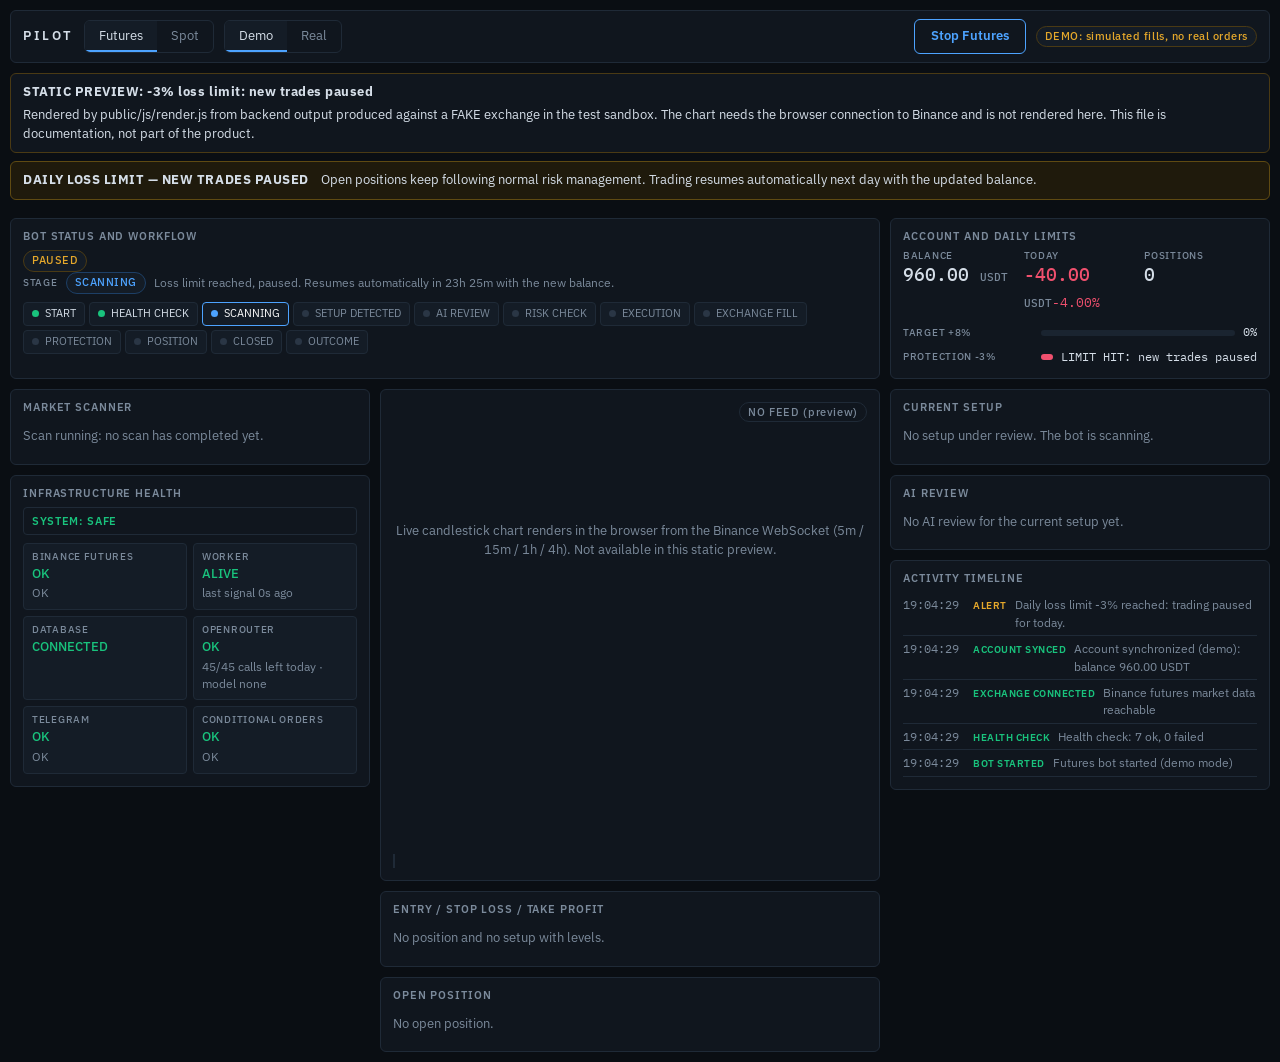
<file: docs/preview/08_loss.html>
<!doctype html>
<html lang="en">
<head>
<meta charset="utf-8">
<meta name="viewport" content="width=device-width,initial-scale=1,viewport-fit=cover">
<meta name="color-scheme" content="dark">
<title>Pilot terminal</title>
<link rel="preconnect" href="https://fonts.googleapis.com"><link rel="preconnect" href="https://fonts.gstatic.com" crossorigin>
<link href="https://fonts.googleapis.com/css2?family=IBM+Plex+Mono:wght@400;500&family=IBM+Plex+Sans:wght@400;500;600&display=swap" rel="stylesheet">
<style>:root{--bg:#0a0e13;--panel:#10161e;--panel2:#141c26;--line:#1f2a37;--tx:#d5dee8;--mut:#7b8a9b;--up:#19c37d;--dn:#f0506e;--info:#4da3ff;--warn:#e5a82b;--real:#d9485f;--r:6px}
*{box-sizing:border-box}html,body{margin:0;background:var(--bg);color:var(--tx);font:13px/1.45 "IBM Plex Sans",system-ui,sans-serif}
.mono,time,b.mono,td.mono{font-family:"IBM Plex Mono",ui-monospace,monospace;font-variant-numeric:tabular-nums}
.muted{color:var(--mut)}.small{font-size:11.5px}.up{color:var(--up)}.down{color:var(--dn)}.flat{color:var(--mut)}
h2{margin:0 0 8px;font:600 11px/1 "IBM Plex Sans";letter-spacing:.08em;text-transform:uppercase;color:var(--mut)}
.label{display:block;font:500 10px/1.2 "IBM Plex Sans";letter-spacing:.07em;text-transform:uppercase;color:var(--mut)}
button{font:inherit;color:inherit;cursor:pointer}button:focus-visible{outline:2px solid var(--info);outline-offset:2px}button:disabled{opacity:.45;cursor:not-allowed}
.link{background:none;border:0;padding:0;color:var(--info);text-decoration:underline;text-underline-offset:2px}
#terminal{max-width:1680px;margin:0 auto;padding:10px;display:grid;gap:10px;grid-template-columns:360px minmax(0,1fr) 380px;align-items:start}
.top{grid-column:1/-1;display:grid;grid-template-columns:minmax(0,1fr) 380px;gap:10px}
#brand,#banners{grid-column:1/-1}.col{display:flex;flex-direction:column;gap:10px;min-width:0}
.panel{background:var(--panel);border:1px solid var(--line);border-radius:var(--r);padding:12px;min-width:0}
.brandbar{display:flex;gap:10px;align-items:center;flex-wrap:wrap;padding:8px 12px;background:var(--panel);border:1px solid var(--line);border-radius:var(--r)}
.logo{letter-spacing:.2em;font-weight:600}.tabs,.modes{display:flex;border:1px solid var(--line);border-radius:var(--r);overflow:hidden}
.tab,.seg{background:transparent;border:0;padding:6px 14px;color:var(--mut)}.tab.on,.seg.on{background:var(--panel2);color:var(--tx);box-shadow:inset 0 -2px 0 var(--info)}.seg.real.on{box-shadow:inset 0 -2px 0 var(--real);color:#fff}
.run{margin-left:auto;padding:7px 16px;border-radius:var(--r);border:1px solid var(--info);background:var(--info);color:#04121f;font-weight:600}.run.stop{background:transparent;color:var(--info)}
.pill{display:inline-block;padding:2px 8px;border-radius:999px;font:500 10.5px/1.5 "IBM Plex Sans";letter-spacing:.05em;border:1px solid var(--line);background:var(--panel2);white-space:nowrap}
.pill.demo,.pill.stage-off{color:var(--warn);border-color:#4a3a14}.pill.real{color:#fff;background:var(--real);border-color:var(--real)}.pill.stage-on{color:var(--info);border-color:#1d3f66}
.pill.st-cand{color:var(--warn);border-color:#4a3a14}.pill.st-near{color:#9fc4ee}.pill.st-watch{color:var(--mut)}.pill.st-ai{color:#b79cff;border-color:#3a2d66}.pill.st-risk{color:var(--info)}.pill.st-exec{color:var(--info);border-color:#1d3f66}.pill.st-pos{color:var(--up);border-color:#145a3d}.pill.st-rej{color:var(--dn);border-color:#5a1f2b}.pill.st-cool{color:var(--mut)}
.pill.status-scanning,.pill.status-trading{color:var(--up);border-color:#145a3d}.pill.status-paused,.pill.status-locked{color:var(--warn);border-color:#4a3a14}.pill.status-stopped{color:var(--mut)}.pill.ai-approve{color:var(--up)}.pill.ai-reject,.pill.ai-invalid,.pill.ai-unavailable{color:var(--dn)}
.banner{display:flex;flex-wrap:wrap;gap:4px 12px;align-items:baseline;padding:9px 12px;margin-bottom:8px;border-radius:var(--r);border:1px solid var(--line);background:var(--panel)}
.banner b{letter-spacing:.04em}.banner ul{margin:4px 0 0 16px;padding:0;flex-basis:100%}.banner em{color:var(--mut);font-style:normal}
.banner.goal{border-color:#145a3d;background:#0d1f18}.banner.loss{border-color:#5f4a12;background:#1f1a0c}.banner.blocked{border-color:#6a2230;background:#1f0f14}.banner.real{border-color:var(--real);background:#220f14}.banner.degraded{border-color:#4a3a14}
.stage{display:flex;gap:8px;align-items:center;margin-bottom:8px;flex-wrap:wrap}.stage .detail{color:var(--mut);font-size:12px}
.steps{display:flex;gap:4px;flex-wrap:wrap;list-style:none;margin:0;padding:0}.step{display:flex;align-items:center;gap:6px;padding:3px 8px;border:1px solid var(--line);border-radius:4px;font-size:11px;color:var(--mut);background:var(--panel2)}
.step i{width:7px;height:7px;border-radius:50%;background:#2a3645}.step.done{color:var(--tx)}.step.done i{background:var(--up)}.step.active{color:#fff;border-color:var(--info)}.step.active i{background:var(--info);animation:pulse 1.8s infinite}.step.skipped{text-decoration:line-through}.step.off{opacity:.45}
@keyframes pulse{50%{opacity:.35}}@media (prefers-reduced-motion:reduce){.step.active i,.feed.live i{animation:none}}
.kpis{display:grid;grid-template-columns:repeat(3,1fr);gap:8px;margin-bottom:10px}.kpi b{font-size:18px;font-weight:500}.kpi small{font-size:11px;color:var(--mut)}
.meters{display:grid;gap:8px}.meter{display:grid;grid-template-columns:130px 1fr auto;gap:8px;align-items:center;font-size:11.5px}.bar{height:6px;background:#1a2430;border-radius:3px;overflow:hidden}.bar i{display:block;height:100%;background:var(--info)}
.meter.goal .bar i{background:var(--up)}.meter.loss .bar i{background:var(--warn)}.meter.hit .bar i{background:var(--dn)}.meter.goal.hit .bar i{background:var(--up)}
.scanstats{display:flex;gap:14px;flex-wrap:wrap;margin-bottom:8px;font-size:12px}.subhead{margin:10px 0 4px;font-weight:600;font-size:11px;color:var(--mut);letter-spacing:.06em;text-transform:uppercase}.rejlist{margin:0;padding:0;list-style:none;font-size:12px}.rejlist li{padding:3px 0;border-bottom:1px solid var(--line)}
table.grid{width:100%;border-collapse:collapse;font-size:12px}table.grid th{font:500 10px "IBM Plex Sans";letter-spacing:.06em;text-transform:uppercase;color:var(--mut);text-align:left;padding:4px 6px;border-bottom:1px solid var(--line)}table.grid td{padding:5px 6px;border-bottom:1px solid var(--line);vertical-align:top}table.grid tr.hot{background:#121b26}.why{color:var(--mut);font-size:11.5px}
.empty{color:var(--mut);padding:6px 0}.note{margin-top:8px;padding:7px 9px;border-left:2px solid var(--line);color:var(--mut);font-size:11.5px}
.charthead{display:flex;gap:10px;align-items:center;flex-wrap:wrap;margin-bottom:6px}.chips{display:flex;gap:4px;flex-wrap:wrap}.chip,.tfbtn{background:var(--panel2);border:1px solid var(--line);border-radius:4px;padding:3px 9px;color:var(--mut)}.chip.on,.tfbtn.on{color:#fff;border-color:var(--info)}.tfs{display:flex;gap:4px;margin-left:auto}
.feed{display:inline-flex;align-items:center;gap:6px;font:500 10.5px "IBM Plex Sans";letter-spacing:.06em;padding:2px 8px;border-radius:999px;border:1px solid var(--line);color:var(--mut)}.feed i{width:7px;height:7px;border-radius:50%;background:var(--mut)}.feed.live{color:var(--up)}.feed.live i{background:var(--up);animation:pulse 1.8s infinite}.feed.stale,.feed.connecting{color:var(--warn)}.feed.disconnected,.feed.unavailable{color:var(--dn)}
.livebar{display:flex;gap:16px;align-items:baseline;margin-bottom:4px}.livebar .px{font:500 20px "IBM Plex Mono"}#chart{height:clamp(280px,46vh,560px);width:100%}
.lv{display:grid;grid-template-columns:repeat(4,minmax(0,1fr));gap:8px}.lv b{font-size:15px;font-weight:500}.tagline{margin-bottom:6px}.levels.indicative .lv{opacity:.9}
.pos{padding:8px 0;border-bottom:1px solid var(--line)}.pos:last-child{border:0}.poshead{margin-bottom:6px;display:flex;gap:8px;align-items:center;flex-wrap:wrap}.posgrid{display:grid;grid-template-columns:repeat(3,minmax(0,1fr));gap:8px}
.headline{font:600 12px "IBM Plex Sans";letter-spacing:.06em;margin-bottom:6px}.setup.issetup .headline{color:var(--warn)}.setup.istrade .headline{color:var(--up)}.srow{display:flex;gap:8px;align-items:center;flex-wrap:wrap;margin-bottom:4px}
.aihead{display:flex;gap:8px;align-items:center;flex-wrap:wrap;margin-bottom:8px}dl{display:grid;grid-template-columns:96px 1fr;gap:4px 10px;margin:0}dt{color:var(--mut);font-size:11.5px}dd{margin:0;word-break:break-word}
.timeline{list-style:none;margin:0;padding:0;max-height:420px;overflow:auto}.ev{display:grid;grid-template-columns:62px auto 1fr;gap:2px 8px;padding:4px 0;border-bottom:1px solid var(--line);font-size:12px;align-items:baseline}.ev time{color:var(--mut)}.evlabel{font:600 10px "IBM Plex Sans";letter-spacing:.05em;color:var(--info)}
.ev.warn .evlabel{color:var(--warn)}.ev.err .evlabel{color:var(--dn)}.ev.ok .evlabel{color:var(--up)}.ev.trade .evlabel{color:#fff}.ev .evtext{grid-column:3;color:var(--mut)}.ev .pill{grid-column:2;justify-self:start}
.syslabel{padding:6px 8px;border-radius:4px;margin-bottom:8px;font:600 11px "IBM Plex Sans";letter-spacing:.06em;border:1px solid var(--line)}.syslabel.safe{color:var(--up)}.syslabel.degraded{color:var(--warn)}.syslabel.blocked{color:var(--dn);border-color:#6a2230}
.tiles{display:grid;grid-template-columns:repeat(2,1fr);gap:6px}.tile{display:flex;flex-direction:column;gap:2px;padding:7px 8px;border:1px solid var(--line);border-radius:4px;background:var(--panel2)}.tile b{font-weight:500}.tile.ok b{color:var(--up)}.tile.fail b{color:var(--dn)}.tile.warn b{color:var(--warn)}.tile.skip b,.tile.unknown b{color:var(--mut)}.fix{color:var(--warn)}
.login{position:fixed;inset:0;display:grid;place-items:center;background:var(--bg);z-index:10}.login[hidden]{display:none}.login form{width:min(340px,90vw);padding:24px;background:var(--panel);border:1px solid var(--line);border-radius:var(--r);display:grid;gap:10px}.login h1{margin:0;letter-spacing:.2em;font-size:18px}.login p{margin:0;color:var(--mut)}.login input{padding:11px;border-radius:var(--r);border:1px solid var(--line);background:var(--panel2);color:var(--tx);font-size:16px}.login button{padding:11px;border-radius:var(--r);border:0;background:var(--info);color:#04121f;font-weight:600}.err{color:var(--dn);min-height:18px}
@media (max-width:1199px) and (min-width:900px){#terminal{grid-template-columns:minmax(0,1fr) 360px}.col-left{grid-column:1/-1;order:3}.top{grid-template-columns:minmax(0,1fr) 340px}}
@media (max-width:899px){
  #terminal{display:flex;flex-direction:column;padding:8px;gap:8px}.top,.col{display:contents}
  [data-panel="brand"]{order:0}[data-panel="banners"]{order:1}[data-panel="status"]{order:2}[data-panel="pnl"]{order:3}[data-panel="position"]{order:4}[data-panel="chart"]{order:5}[data-panel="levels"]{order:6}[data-panel="setup"]{order:7}[data-panel="ai"]{order:8}[data-panel="timeline"]{order:9}[data-panel="health"]{order:10}[data-panel="scanner"]{order:11}
  .steps{flex-wrap:nowrap;overflow-x:auto;padding-bottom:4px}.step{flex:none}.run{margin-left:0;flex:1}.brandbar{gap:6px}.meter{grid-template-columns:104px 1fr auto}.lv{grid-template-columns:repeat(2,1fr)}.posgrid{grid-template-columns:repeat(2,1fr)}.tiles{grid-template-columns:1fr 1fr}#chart{height:300px}.tfs{margin-left:0}
  table.grid th:nth-child(5),table.grid td.why{display:none}.timeline{max-height:320px}
}
</style>

</head>
<body>
<div id="login" class="login" hidden>
  <form id="login-form"><h1>PILOT</h1><p>Sign in to the trading terminal</p>
    <input id="pw" type="password" placeholder="Password" autocomplete="current-password"><button type="submit">Sign in</button><div id="login-err" class="err"></div></form>
</div>
<main id="terminal">
  <div class="top">
    <section id="brand" data-panel="brand"><div class="brandbar"><strong class="logo">PILOT</strong><nav class="tabs"><button class="tab on" data-action="market:futures">Futures</button><button class="tab" data-action="market:spot">Spot</button></nav><div class="modes"><button class="seg on" data-action="mode:demo">Demo</button><button class="seg real" data-action="mode:real">Real</button></div><button class="run stop" data-action="toggle:futures">Stop Futures</button><span class="pill demo">DEMO: simulated fills, no real orders</span></div></section>
    <div id="banners" data-panel="banners"><div class="banner degraded"><b>STATIC PREVIEW: -3% loss limit: new trades paused</b><span>Rendered by public/js/render.js from backend output produced against a FAKE exchange in the test sandbox. The chart needs the browser connection to Binance and is not rendered here. This file is documentation, not part of the product.</span></div><div class="banner loss"><b>DAILY LOSS LIMIT — NEW TRADES PAUSED</b><span>Open positions keep following normal risk management. Trading resumes automatically next day with the updated balance.</span></div></div>
    <section class="panel" data-panel="status"><h2>Bot status and workflow</h2><div id="status-body"><span class="pill status-paused">PAUSED</span><div class="stage"><span class="label">STAGE</span> <span class="pill stage-on">SCANNING</span><span class="detail">Loss limit reached, paused. Resumes automatically in 23h 25m with the new balance.</span></div><ol class="steps"><li class="step done" data-step="START" title="START: done"><i></i>START</li><li class="step done" data-step="HEALTH" title="HEALTH CHECK: done"><i></i>HEALTH CHECK</li><li class="step active" data-step="SCANNING" title="SCANNING: active"><i></i>SCANNING</li><li class="step pending" data-step="SETUP" title="SETUP DETECTED: pending"><i></i>SETUP DETECTED</li><li class="step pending" data-step="AI" title="AI REVIEW: pending"><i></i>AI REVIEW</li><li class="step pending" data-step="RISK" title="RISK CHECK: pending"><i></i>RISK CHECK</li><li class="step pending" data-step="EXECUTION" title="EXECUTION: pending"><i></i>EXECUTION</li><li class="step pending" data-step="FILL" title="EXCHANGE FILL: pending"><i></i>EXCHANGE FILL</li><li class="step pending" data-step="PROTECTION" title="PROTECTION: pending"><i></i>PROTECTION</li><li class="step pending" data-step="POSITION" title="POSITION: pending"><i></i>POSITION</li><li class="step pending" data-step="CLOSED" title="CLOSED: pending"><i></i>CLOSED</li><li class="step pending" data-step="OUTCOME" title="OUTCOME: pending"><i></i>OUTCOME</li></ol></div></section>
    <section class="panel" data-panel="pnl"><h2>Account and daily limits</h2><div id="pnl-body"><div class="kpis"><div class="kpi"><span class="label">BALANCE</span><b class="mono">960.00 <small>USDT</small></b></div><div class="kpi"><span class="label">TODAY</span><b class="mono down">-40.00 <small>USDT</small></b><span class="mono down">-4.00%</span></div><div class="kpi"><span class="label">POSITIONS</span><b class="mono">0</b></div></div><div class="meters"><div class="meter goal"><span class="label">TARGET +8%</span><div class="bar"><i style="width:0%"></i></div><span class="mono">0% </span></div><div class="meter loss hit"><span class="label">PROTECTION -3%</span><div class="bar"><i style="width:100%"></i></div><span class="mono">LIMIT HIT: new trades paused</span></div></div></div></section>
  </div>
  <div class="col col-left">
    <section class="panel" data-panel="scanner"><h2>Market scanner</h2><div id="scanner-body"><div class="empty">Scan running: no scan has completed yet.</div></div></section>
    <section class="panel" data-panel="health"><h2>Infrastructure health</h2><div id="health-body"><div class="syslabel safe">SYSTEM: SAFE</div><div class="tiles"><div class="tile ok"><span class="label">BINANCE FUTURES</span><b>OK</b><span class="muted small">OK</span></div><div class="tile ok"><span class="label">WORKER</span><b>ALIVE</b><span class="muted small">last signal 0s ago</span></div><div class="tile ok"><span class="label">DATABASE</span><b>CONNECTED</b><span class="muted small"></span></div><div class="tile ok"><span class="label">OPENROUTER</span><b>OK</b><span class="muted small">45/45 calls left today · model none</span></div><div class="tile ok"><span class="label">TELEGRAM</span><b>OK</b><span class="muted small">OK</span></div><div class="tile ok"><span class="label">CONDITIONAL ORDERS</span><b>OK</b><span class="muted small">OK</span></div></div></div></section>
  </div>
  <div class="col col-center">
    <section class="panel chartpanel" data-panel="chart">
      <div class="charthead"><div id="symchips" class="chips"></div><div id="tfs" class="tfs"></div><span id="feedstatus" class="feed off">NO FEED (preview)</span></div>
      <div id="livebar" class="livebar"></div>
      <div id="chart" role="img" aria-label="Candlestick chart"><div class="empty" style="padding:90px 0;text-align:center">Live candlestick chart renders in the browser from the Binance WebSocket (5m / 15m / 1h / 4h). Not available in this static preview.</div></div>
      <div id="chartnote" class="note"></div>
    </section>
    <section class="panel" data-panel="levels"><h2>Entry / stop loss / take profit</h2><div id="levels-body"><div class="empty">No position and no setup with levels.</div></div></section>
    <section class="panel" data-panel="position"><h2>Open position</h2><div id="position-body"><div class="empty">No open position.</div></div></section>
  </div>
  <div class="col col-right">
    <section class="panel" data-panel="setup"><h2>Current setup</h2><div id="setup-body"><div class="empty">No setup under review. The bot is scanning.</div></div></section>
    <section class="panel" data-panel="ai"><h2>AI review</h2><div id="ai-body"><div class="empty">No AI review for the current setup yet.</div></div></section>
    <section class="panel" data-panel="timeline"><h2>Activity timeline</h2><div id="timeline-body"><ol class="timeline"><li class="ev system warn" data-kind="msg"><time class="mono">19:04:29</time><span class="evlabel">ALERT</span><span class="evtext">Daily loss limit -3% reached: trading paused for today.</span></li><li class="ev system ok" data-kind="account_synced"><time class="mono">19:04:29</time><span class="evlabel">ACCOUNT SYNCED</span><span class="evtext">Account synchronized (demo): balance 960.00 USDT</span></li><li class="ev system ok" data-kind="exchange_connected"><time class="mono">19:04:29</time><span class="evlabel">EXCHANGE CONNECTED</span><span class="evtext">Binance futures market data reachable</span></li><li class="ev system ok" data-kind="health_checked"><time class="mono">19:04:29</time><span class="evlabel">HEALTH CHECK</span><span class="evtext">Health check: 7 ok, 0 failed</span></li><li class="ev system ok" data-kind="bot_started"><time class="mono">19:04:29</time><span class="evlabel">BOT STARTED</span><span class="evtext">Futures bot started (demo mode)</span></li></ol></div></section>
  </div>
</main>

</body>
</html>
</file>
